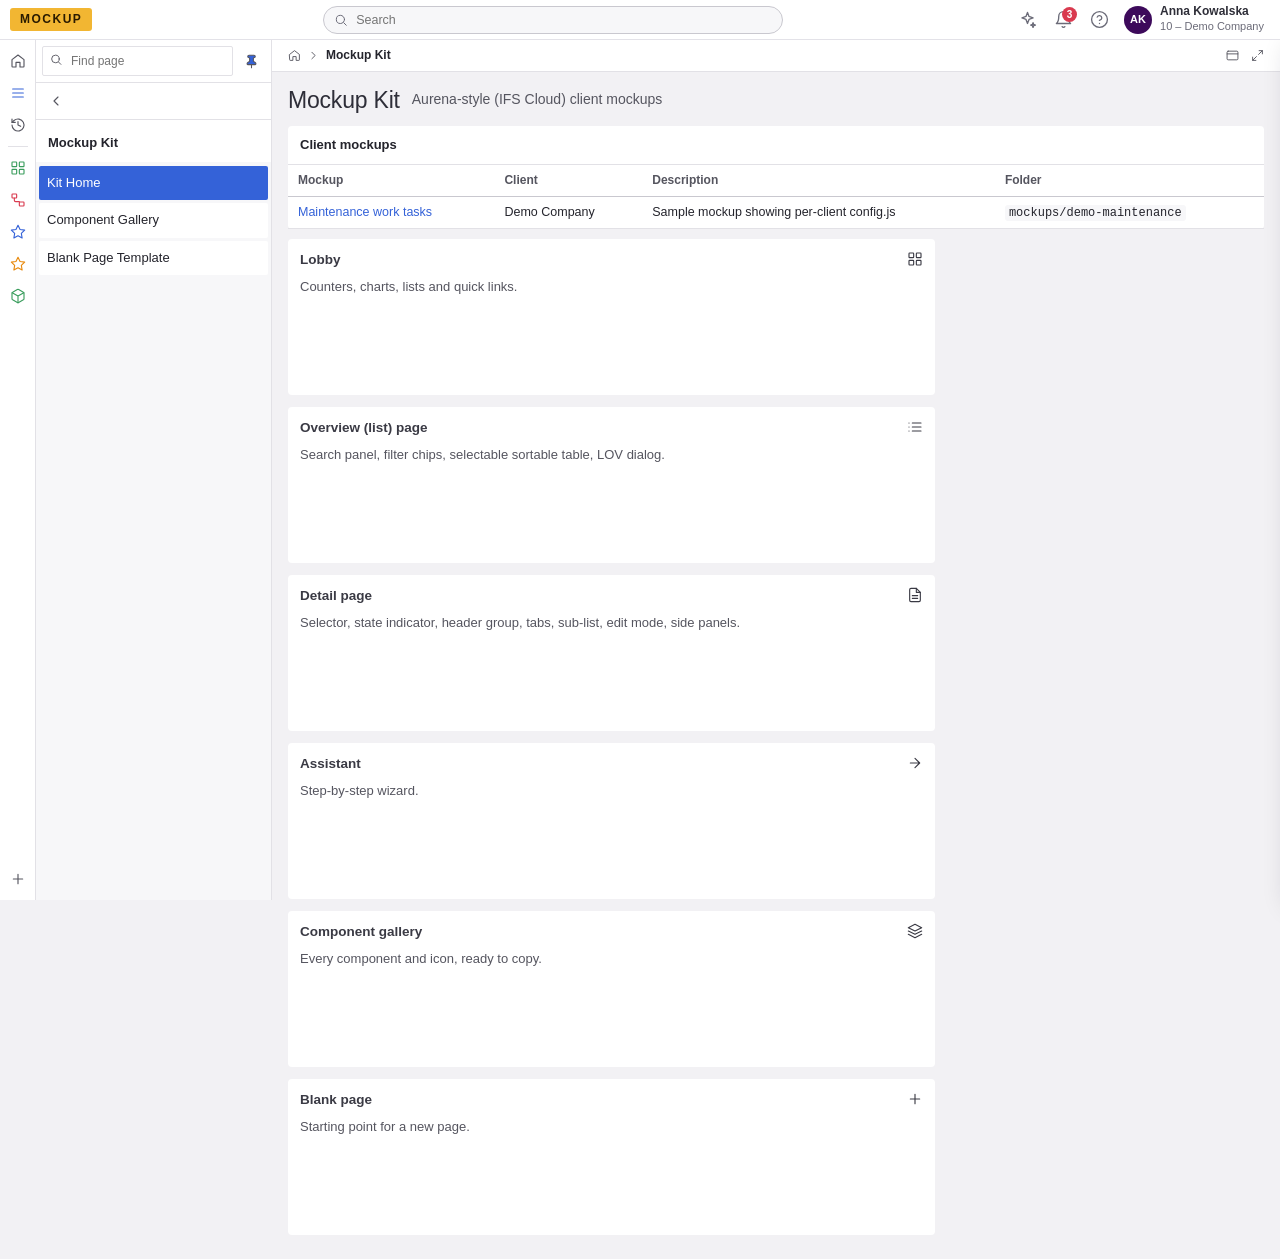
<file: index.html>
<!doctype html>
<html lang="en">
<head>
  <meta charset="utf-8">
  <meta name="viewport" content="width=device-width, initial-scale=1">
  <title>Mockup Kit</title>
  <link rel="stylesheet" href="assets/ifs-cloud.css">
  <script src="assets/ifs-cloud.js"></script>
</head>
<body data-nav="home">
<main class="ifs-page">

  <div class="ifs-page-header">
    <div class="ifs-breadcrumb"><i data-icon="home"></i><i data-icon="chevron-right"></i><span>Mockup Kit</span></div>
    <div class="ifs-title-row"><h1>Mockup Kit</h1><span class="sub">Aurena-style (IFS Cloud) client mockups</span></div>
  </div>

  <div class="ifs-page-body">

    <div class="ifs-card">
      <div class="ifs-card-header"><h2>Client mockups</h2></div>
      <div class="ifs-card-body" style="padding:0">
        <table class="ifs-table" data-sortable="false">
          <thead><tr><th>Mockup</th><th>Client</th><th>Description</th><th>Folder</th></tr></thead>
          <tbody>
            <!-- MOCKUPS:START (Claude: add one row per folder in mockups/, newest first) -->
            <tr><td><a href="mockups/demo-maintenance/index.html">Maintenance work tasks</a></td><td>Demo Company</td><td>Sample mockup showing per-client config.js</td><td><code>mockups/demo-maintenance</code></td></tr>
            <!-- MOCKUPS:END -->
          </tbody>
        </table>
      </div>
    </div>

    <div class="ifs-lobby">
      <a class="ifs-tile w-4" href="kit/examples/lobby.html"><div class="ifs-tile-header">Lobby<div class="spacer"></div><i data-icon="grid"></i></div><div class="ifs-tile-body text-2">Counters, charts, lists and quick links.</div></a>
      <a class="ifs-tile w-4" href="kit/examples/customer-orders.html"><div class="ifs-tile-header">Overview (list) page<div class="spacer"></div><i data-icon="list"></i></div><div class="ifs-tile-body text-2">Search panel, filter chips, selectable sortable table, LOV dialog.</div></a>
      <a class="ifs-tile w-4" href="kit/examples/customer-order.html"><div class="ifs-tile-header">Detail page<div class="spacer"></div><i data-icon="doc"></i></div><div class="ifs-tile-body text-2">Selector, state indicator, header group, tabs, sub-list, edit mode, side panels.</div></a>
      <a class="ifs-tile w-4" href="kit/examples/assistant.html"><div class="ifs-tile-header">Assistant<div class="spacer"></div><i data-icon="arrow-right"></i></div><div class="ifs-tile-body text-2">Step-by-step wizard.</div></a>
      <a class="ifs-tile w-4" href="kit/examples/components.html"><div class="ifs-tile-header">Component gallery<div class="spacer"></div><i data-icon="layers"></i></div><div class="ifs-tile-body text-2">Every component and icon, ready to copy.</div></a>
      <a class="ifs-tile w-4" href="kit/templates/blank.html"><div class="ifs-tile-header">Blank page<div class="spacer"></div><i data-icon="plus"></i></div><div class="ifs-tile-body text-2">Starting point for a new page.</div></a>
    </div>

  </div>
</main>
</body>
</html>
</file>
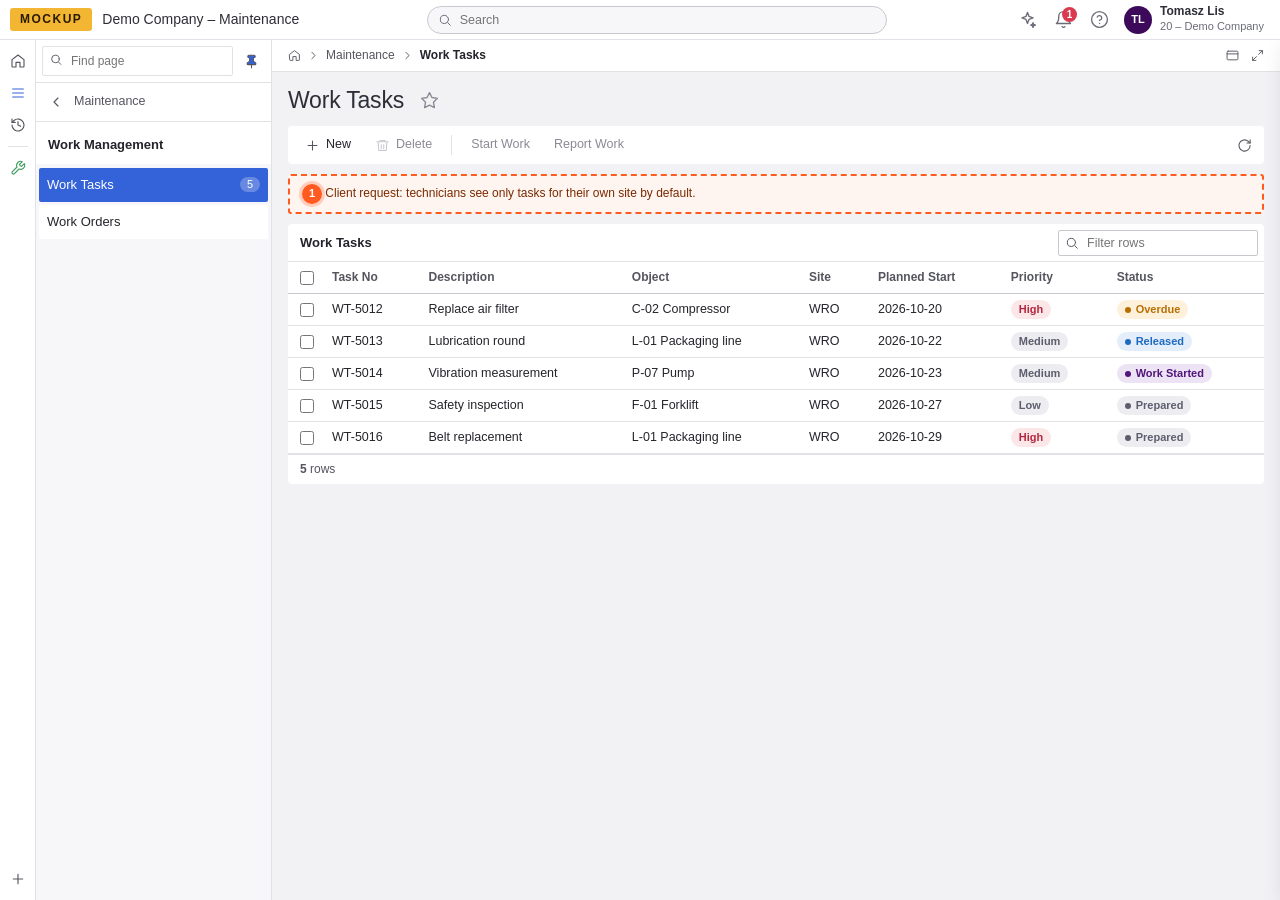
<file: mockups/demo-maintenance/index.html>
<!doctype html>
<html lang="en">
<head>
  <meta charset="utf-8">
  <meta name="viewport" content="width=device-width, initial-scale=1">
  <title>Work Tasks</title>
  <link rel="stylesheet" href="../../assets/ifs-cloud.css">
  <script src="config.js"></script>
  <script src="../../assets/ifs-cloud.js"></script>
</head>
<body data-nav="work-tasks">
<main class="ifs-page">

  <div class="ifs-page-header">
    <div class="ifs-breadcrumb"><a href="index.html"><i data-icon="home"></i></a><i data-icon="chevron-right"></i><span>Maintenance</span><i data-icon="chevron-right"></i><span>Work Tasks</span></div>
    <div class="ifs-title-row">
      <h1>Work Tasks</h1>
      <button class="fav" title="Add to favorites"><i data-icon="star" class="lg"></i></button>
    </div>
    <div class="ifs-commandbar">
      <button class="btn"><i data-icon="plus"></i>New</button>
      <button class="btn" data-needs-selection><i data-icon="trash"></i>Delete</button>
      <span class="sep"></span>
      <button class="btn" data-needs-selection data-toast="Work task started">Start Work</button>
      <button class="btn" data-needs-selection>Report Work</button>
      <div class="spacer"></div>
      <button class="btn icon" title="Refresh"><i data-icon="refresh"></i></button>
    </div>
  </div>

  <div class="ifs-page-body">
    <div class="note-box"><span class="note-pin">1</span> Client request: technicians see only tasks for their own site by default.</div>

    <div class="ifs-list">
      <div class="ifs-list-toolbar">
        <span class="title">Work Tasks</span><span class="muted" data-selected-count></span>
        <div class="spacer"></div>
        <div class="ifs-input-icon left"><i data-icon="search"></i><input class="ifs-input" placeholder="Filter rows" data-filter></div>
      </div>
      <div class="ifs-table-wrap">
        <table class="ifs-table">
          <thead><tr><th class="sel"><input type="checkbox" class="all-check"></th><th>Task No</th><th>Description</th><th>Object</th><th>Site</th><th>Planned Start</th><th>Priority</th><th>Status</th></tr></thead>
          <tbody>
            <tr><td class="sel"><input type="checkbox" class="row-check"></td><td>WT-5012</td><td>Replace air filter</td><td>C-02 Compressor</td><td>WRO</td><td>2026-10-20</td><td><span class="badge danger plain">High</span></td><td><span class="badge warning">Overdue</span></td></tr>
            <tr><td class="sel"><input type="checkbox" class="row-check"></td><td>WT-5013</td><td>Lubrication round</td><td>L-01 Packaging line</td><td>WRO</td><td>2026-10-22</td><td><span class="badge plain">Medium</span></td><td><span class="badge info">Released</span></td></tr>
            <tr><td class="sel"><input type="checkbox" class="row-check"></td><td>WT-5014</td><td>Vibration measurement</td><td>P-07 Pump</td><td>WRO</td><td>2026-10-23</td><td><span class="badge plain">Medium</span></td><td><span class="badge primary">Work Started</span></td></tr>
            <tr><td class="sel"><input type="checkbox" class="row-check"></td><td>WT-5015</td><td>Safety inspection</td><td>F-01 Forklift</td><td>WRO</td><td>2026-10-27</td><td><span class="badge plain">Low</span></td><td><span class="badge">Prepared</span></td></tr>
            <tr><td class="sel"><input type="checkbox" class="row-check"></td><td>WT-5016</td><td>Belt replacement</td><td>L-01 Packaging line</td><td>WRO</td><td>2026-10-29</td><td><span class="badge danger plain">High</span></td><td><span class="badge">Prepared</span></td></tr>
          </tbody>
        </table>
      </div>
      <div class="ifs-list-footer"><span><b data-row-count></b> rows</span></div>
    </div>
  </div>
</main>
</body>
</html>
</file>
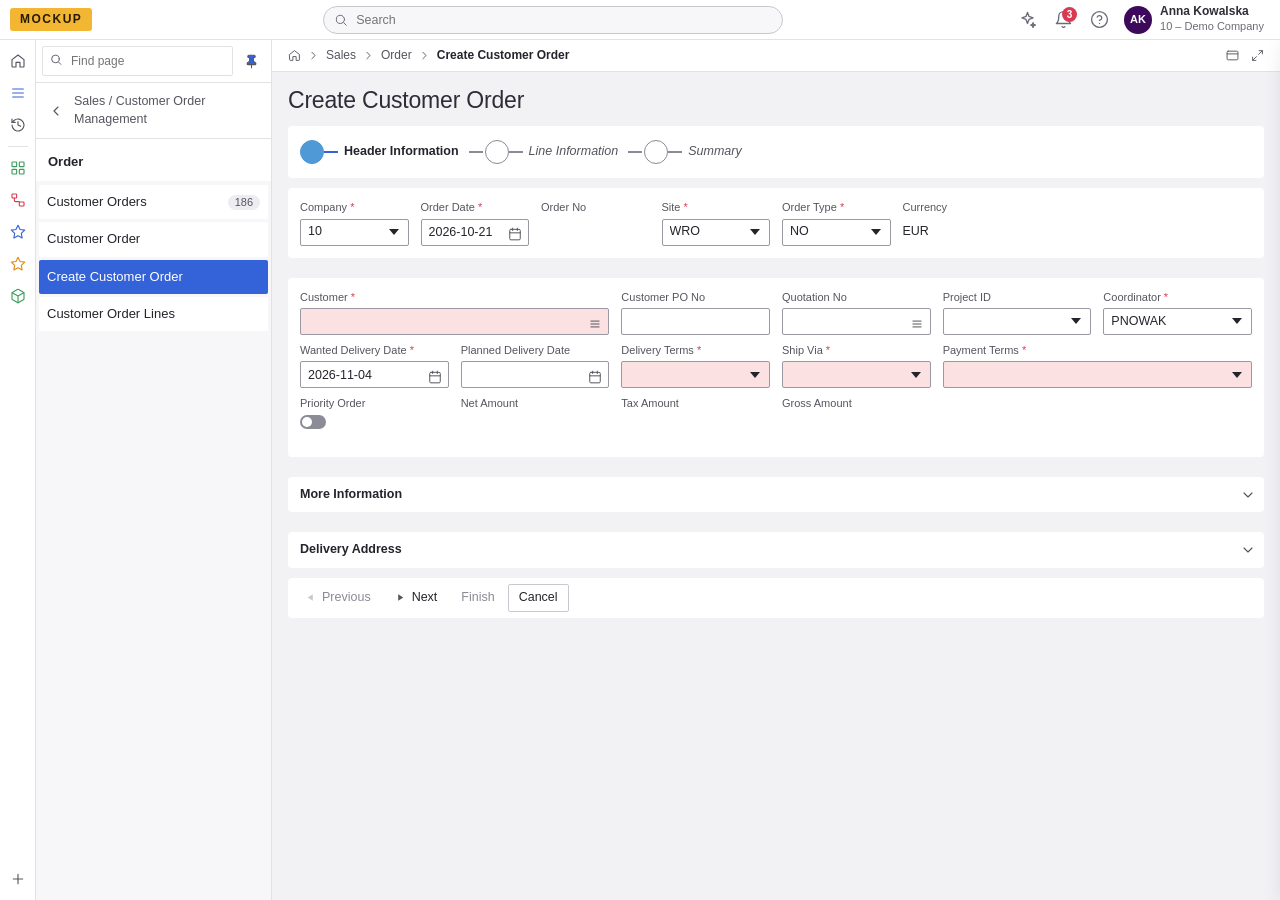
<file: kit/examples/assistant.html>
<!doctype html>
<html lang="en">
<head>
  <meta charset="utf-8">
  <meta name="viewport" content="width=device-width, initial-scale=1">
  <title>Create Customer Order</title>
  <link rel="stylesheet" href="../../assets/ifs-cloud.css">
  <script src="../../assets/ifs-cloud.js"></script>
</head>
<body data-nav="assistant">
<main class="ifs-page">

  <div class="ifs-page-header">
    <div class="ifs-breadcrumb"><a href="lobby.html"><i data-icon="home"></i></a><i data-icon="chevron-right"></i><span>Sales</span><i data-icon="chevron-right"></i><span>Order</span><i data-icon="chevron-right"></i><span>Create Customer Order</span></div>
    <div class="ifs-title-row"><h1>Create Customer Order</h1></div>
  </div>

  <div class="ifs-page-body">
    <div class="ifs-assistant" data-assistant>

      <div class="ifs-steps">
        <div class="ifs-step"><span class="n"></span><span class="t">Header Information</span></div>
        <div class="ifs-step"><span class="n"></span><span class="t">Line Information</span></div>
        <div class="ifs-step"><span class="n"></span><span class="t">Summary</span></div>
      </div>

      <div class="ifs-assistant-body">

        <!-- Step 1: Header Information -->
        <div class="step-panel">
          <div class="ifs-group plain">
            <div class="ifs-group-body">
              <div class="ifs-fields cols-8">
                <div class="ifs-field required"><label>Company</label><select class="ifs-select"><option>10</option><option>20</option></select></div>
                <div class="ifs-field required"><label>Order Date</label><div class="ifs-input-icon"><input class="ifs-input" value="2026-10-21"><button tabindex="-1"><i data-icon="calendar"></i></button></div></div>
                <div class="ifs-field"><label>Order No</label><div class="ifs-field-value"></div></div>
                <div class="ifs-field required"><label>Site</label><select class="ifs-select"><option>WRO</option><option>KRK</option></select></div>
                <div class="ifs-field required"><label>Order Type</label><select class="ifs-select"><option>NO</option><option>SEO</option></select></div>
                <div class="ifs-field"><label>Currency</label><div class="ifs-field-value">EUR</div></div>
              </div>
            </div>
          </div>

          <div class="ifs-group plain">
            <div class="ifs-group-body">
              <div class="ifs-fields cols-6">
                <div class="ifs-field required span-2"><label>Customer</label><div class="ifs-input-icon"><input class="ifs-input"><button data-open-dialog="ifs-lov" title="List of values"><i data-icon="lov"></i></button></div></div>
                <div class="ifs-field"><label>Customer PO No</label><input class="ifs-input"></div>
                <div class="ifs-field"><label>Quotation No</label><div class="ifs-input-icon"><input class="ifs-input"><button><i data-icon="lov"></i></button></div></div>
                <div class="ifs-field"><label>Project ID</label><select class="ifs-select"><option></option><option>PRJ-100</option></select></div>
                <div class="ifs-field required"><label>Coordinator</label><select class="ifs-select"><option>PNOWAK</option><option>AKOWALSKA</option></select></div>

                <div class="ifs-field required"><label>Wanted Delivery Date</label><div class="ifs-input-icon"><input class="ifs-input" value="2026-11-04"><button tabindex="-1"><i data-icon="calendar"></i></button></div></div>
                <div class="ifs-field"><label>Planned Delivery Date</label><div class="ifs-input-icon"><input class="ifs-input"><button tabindex="-1"><i data-icon="calendar"></i></button></div></div>
                <div class="ifs-field required"><label>Delivery Terms</label><select class="ifs-select"><option></option><option>DAP</option><option>EXW</option><option>FCA</option></select></div>
                <div class="ifs-field required"><label>Ship Via</label><select class="ifs-select"><option></option><option>TRUCK</option><option>COURIER</option></select></div>
                <div class="ifs-field required span-2"><label>Payment Terms</label><select class="ifs-select"><option></option><option>30 – 30 days net</option><option>14 – 14 days net</option></select></div>

                <div class="ifs-field"><label>Priority Order</label><label class="ifs-toggle"><input type="checkbox"></label></div>
                <div class="ifs-field"><label>Net Amount</label><div class="ifs-field-value"></div></div>
                <div class="ifs-field"><label>Tax Amount</label><div class="ifs-field-value"></div></div>
                <div class="ifs-field"><label>Gross Amount</label><div class="ifs-field-value"></div></div>
              </div>
            </div>
          </div>

          <div class="ifs-group collapsed">
            <div class="ifs-group-header"><i data-icon="chevron-down" class="chev"></i>More Information</div>
            <div class="ifs-group-body">
              <div class="ifs-fields cols-6">
                <div class="ifs-field"><label>Salesperson</label><div class="ifs-input-icon"><input class="ifs-input" value="MZIELINSKA"><button><i data-icon="lov"></i></button></div></div>
                <div class="ifs-field"><label>Language</label><select class="ifs-select"><option>EN</option><option>DE</option><option>PL</option></select></div>
                <div class="ifs-field"><label>Region</label><input class="ifs-input" value="DACH"></div>
                <div class="ifs-field span-3"><label>Internal Note</label><input class="ifs-input"></div>
              </div>
            </div>
          </div>
          <div class="ifs-group collapsed">
            <div class="ifs-group-header"><i data-icon="chevron-down" class="chev"></i>Delivery Address</div>
            <div class="ifs-group-body">
              <div class="ifs-fields cols-6">
                <div class="ifs-field"><label>Address ID</label><div class="ifs-input-icon"><input class="ifs-input" value="2"><button><i data-icon="lov"></i></button></div></div>
                <div class="ifs-field span-3"><label>Address</label><input class="ifs-input" value="Industriestraße 14, 81379 München"></div>
                <div class="ifs-field"><label>Country</label><select class="ifs-select"><option>DE</option><option>PL</option></select></div>
              </div>
            </div>
          </div>
        </div>

        <!-- Step 2: Line Information -->
        <div class="step-panel">
          <div class="ifs-list">
            <div class="ifs-list-toolbar"><button class="btn sm"><i data-icon="plus"></i>New</button><button class="btn sm"><i data-icon="upload"></i>Import from Excel</button></div>
            <table class="ifs-table" data-sortable="false">
              <thead><tr><th>Sales Part</th><th>Description</th><th class="num">Quantity</th><th>UoM</th><th class="num">Price</th><th class="num">Net Amount</th><th class="act"></th></tr></thead>
              <tbody>
                <tr><td><input class="cell" value="HYD-PMP-200"></td><td>Hydraulic pump 200 bar</td><td class="num"><input class="cell" value="8" style="text-align:right;width:70px;min-width:0"></td><td>pcs</td><td class="num">1 450,00</td><td class="num">11 600,00</td><td class="act"><button class="btn icon sm"><i data-icon="trash"></i></button></td></tr>
                <tr><td><input class="cell" value="VLV-BALL-50"></td><td>Ball valve DN50 stainless</td><td class="num"><input class="cell" value="40" style="text-align:right;width:70px;min-width:0"></td><td>pcs</td><td class="num">186,00</td><td class="num">7 440,00</td><td class="act"><button class="btn icon sm"><i data-icon="trash"></i></button></td></tr>
                <tr><td><input class="cell req-empty" placeholder=""></td><td class="muted"></td><td class="num"><input class="cell" style="text-align:right;width:70px;min-width:0"></td><td></td><td></td><td></td><td class="act"></td></tr>
              </tbody>
            </table>
          </div>
        </div>

        <!-- Step 3: Summary -->
        <div class="step-panel">
          <div class="ifs-alert success"><i data-icon="check-circle"></i><span>All checks passed. Customer credit limit OK.</span></div>
          <div class="ifs-group plain">
            <div class="ifs-group-body">
              <div class="ifs-fields cols-6">
                <div class="ifs-field"><label>Customer</label><div class="ifs-field-value">CU-1011 <span class="desc">– Alpen Industrie GmbH</span></div></div>
                <div class="ifs-field"><label>Site</label><div class="ifs-field-value">WRO</div></div>
                <div class="ifs-field"><label>Wanted Delivery Date</label><div class="ifs-field-value">2026-11-04</div></div>
                <div class="ifs-field"><label>Lines</label><div class="ifs-field-value">2</div></div>
                <div class="ifs-field"><label>Net Amount</label><div class="ifs-field-value"><b>19 040,00 EUR</b></div></div>
                <div class="ifs-field"><label>Release Order</label><label class="ifs-toggle"><input type="checkbox" checked></label></div>
              </div>
            </div>
          </div>
        </div>
      </div>

      <div class="ifs-assistant-footer">
        <button class="btn" data-step-back><i data-icon="play-left"></i>Previous</button>
        <button class="btn" data-step-next><i data-icon="play"></i>Next</button>
        <button class="btn" data-step-finish data-toast="Customer order C1048 created">Finish</button>
        <a class="btn secondary" href="customer-orders.html">Cancel</a>
      </div>
    </div>
  </div>
</main>

<dialog class="ifs-dialog lg" id="ifs-lov">
  <div class="ifs-dialog-header"><h2>Customer</h2><button class="btn icon" data-close-dialog><i data-icon="close"></i></button></div>
  <div class="ifs-dialog-body" style="padding:0">
    <div class="ifs-list" style="border:0">
      <div class="ifs-list-toolbar"><div class="ifs-input-icon left"><i data-icon="search"></i><input class="ifs-input" placeholder="Search" data-filter></div></div>
      <table class="ifs-table compact">
        <thead><tr><th>Customer No</th><th>Name</th><th>Country</th></tr></thead>
        <tbody>
          <tr><td>CU-1002</td><td>Baltic Machinery Sp. z o.o.</td><td>PL</td></tr>
          <tr><td>CU-1011</td><td>Alpen Industrie GmbH</td><td>DE</td></tr>
          <tr><td>CU-1015</td><td>Hydro Systems a.s.</td><td>CZ</td></tr>
        </tbody>
      </table>
    </div>
  </div>
  <div class="ifs-dialog-footer"><button class="btn secondary" data-close-dialog>Cancel</button><button class="btn primary" data-close-dialog>OK</button></div>
</dialog>
</body>
</html>
</file>
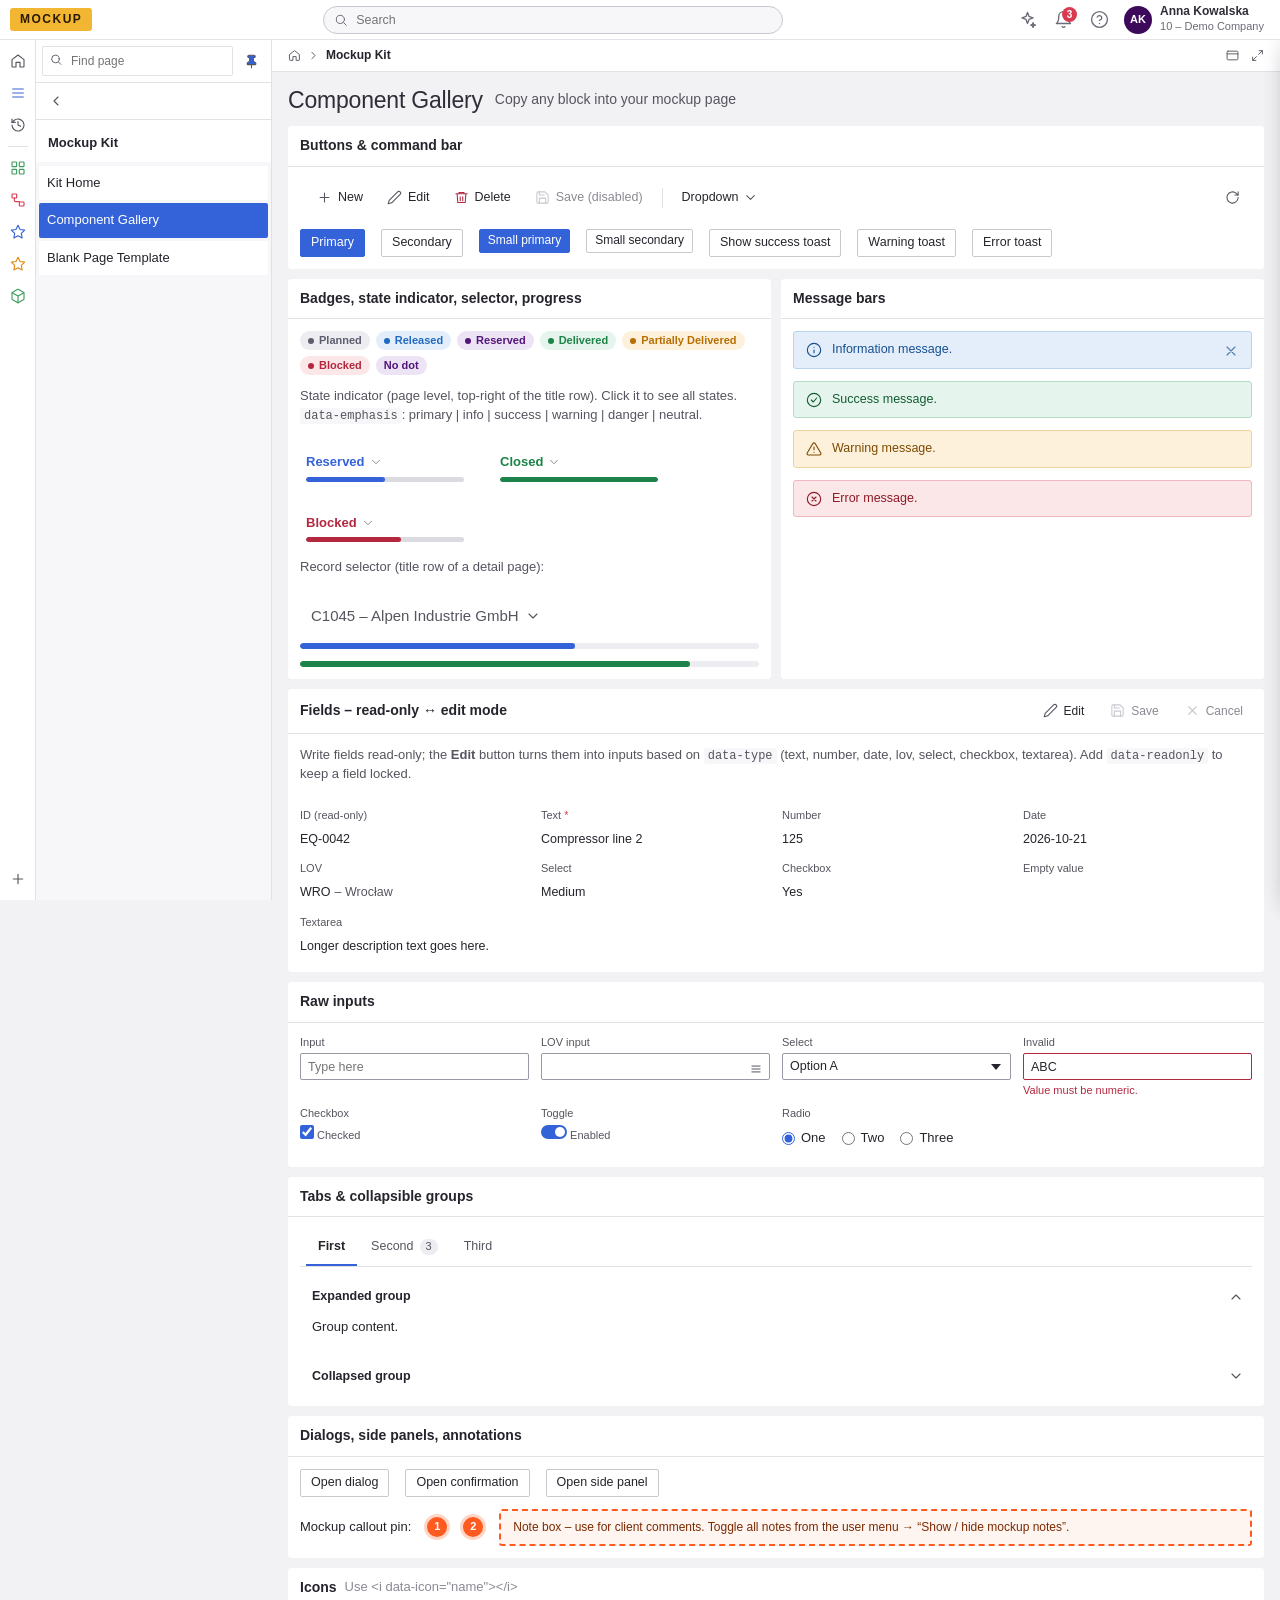
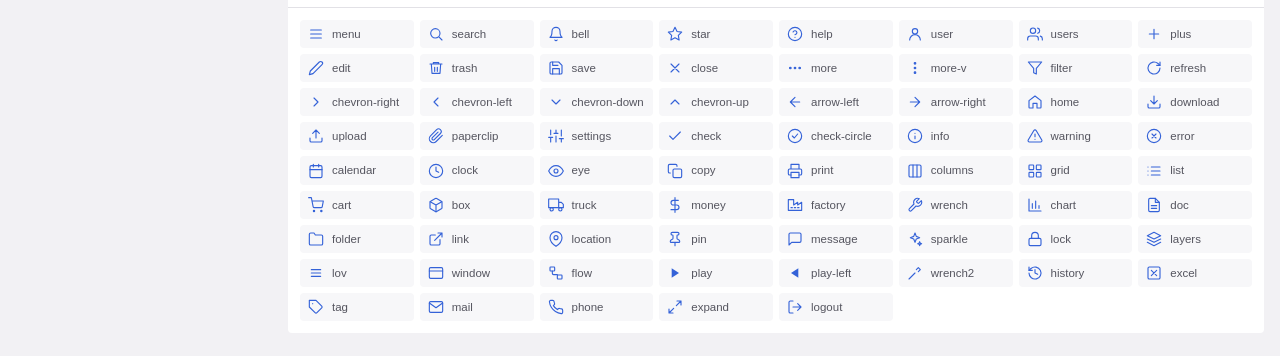
<file: kit/examples/components.html>
<!doctype html>
<html lang="en">
<head>
  <meta charset="utf-8">
  <meta name="viewport" content="width=device-width, initial-scale=1">
  <title>Component Gallery</title>
  <link rel="stylesheet" href="../../assets/ifs-cloud.css">
  <script src="../../assets/ifs-cloud.js"></script>
  <style>
    .demo h2 { font-size: 14px; }
    .demo .ifs-card-body { display: flex; flex-direction: column; gap: 12px; }
    .icon-grid { display: grid; grid-template-columns: repeat(auto-fill, minmax(110px, 1fr)); gap: 6px; }
    .icon-grid div { display: flex; align-items: center; gap: 8px; padding: 6px 8px; border-radius: 4px; background: var(--surface-2); font-size: 11.5px; color: var(--text-2); }
    .icon-grid svg { color: var(--primary); }
  </style>
</head>
<body data-nav="components">
<main class="ifs-page" data-tabs>

  <div class="ifs-page-header">
    <div class="ifs-breadcrumb"><a href="lobby.html"><i data-icon="home"></i></a><i data-icon="chevron-right"></i><span>Mockup Kit</span></div>
    <div class="ifs-title-row"><h1>Component Gallery</h1><span class="sub">Copy any block into your mockup page</span></div>
  </div>

  <div class="ifs-page-body">

    <div class="ifs-card demo">
      <div class="ifs-card-header"><h2>Buttons &amp; command bar</h2></div>
      <div class="ifs-card-body">
        <div class="ifs-commandbar">
          <button class="btn"><i data-icon="plus"></i>New</button>
          <button class="btn"><i data-icon="edit"></i>Edit</button>
          <button class="btn danger"><i data-icon="trash"></i>Delete</button>
          <button class="btn" disabled><i data-icon="save"></i>Save (disabled)</button>
          <span class="sep"></span>
          <div class="ifs-menu-wrap">
            <button class="btn" data-menu>Dropdown<i data-icon="chevron-down" class="caret"></i></button>
            <div class="ifs-menu"><button>Action one</button><button>Action two</button><hr><a href="#"><i data-icon="link"></i>Navigate…</a></div>
          </div>
          <div class="spacer"></div>
          <button class="btn icon" title="Icon button"><i data-icon="refresh"></i></button>
        </div>
        <div class="row">
          <button class="btn primary">Primary</button>
          <button class="btn secondary">Secondary</button>
          <button class="btn primary sm">Small primary</button>
          <button class="btn secondary sm">Small secondary</button>
          <button class="btn secondary" data-toast="Saved successfully">Show success toast</button>
          <button class="btn secondary" data-toast="Something needs attention" data-toast-type="warning">Warning toast</button>
          <button class="btn secondary" data-toast="Operation failed" data-toast-type="danger">Error toast</button>
        </div>
      </div>
    </div>

    <div class="split-equal">
      <div class="ifs-card demo">
        <div class="ifs-card-header"><h2>Badges, state indicator, selector, progress</h2></div>
        <div class="ifs-card-body">
          <div class="row" style="gap:6px">
            <span class="badge">Planned</span><span class="badge info">Released</span><span class="badge primary">Reserved</span>
            <span class="badge success">Delivered</span><span class="badge warning">Partially Delivered</span><span class="badge danger">Blocked</span>
            <span class="badge plain primary">No dot</span>
          </div>
          <p class="text-2 mt-0">State indicator (page level, top-right of the title row). Click it to see all states. <code>data-emphasis</code>: primary | info | success | warning | danger | neutral.</p>
          <div class="row" style="gap:24px">
            <div class="ifs-state-indicator" data-states="Planned|Released|Reserved|Picked|Delivered|Invoiced" data-current="Reserved"></div>
            <div class="ifs-state-indicator" data-states="Open|In Progress|Closed" data-current="Closed" data-emphasis="success"></div>
            <div class="ifs-state-indicator" data-states="Planned|Released|Blocked" data-current="Blocked" data-emphasis="danger" data-progress="60"></div>
          </div>
          <p class="text-2 mt-0">Record selector (title row of a detail page):</p>
          <div><div class="ifs-selector" data-records="C1045 – Alpen Industrie GmbH|C1046 – Baltic Machinery Sp. z o.o.|C1047 – Nordic Tools AB"></div></div>
          <div class="ifs-progress"><div style="width:60%"></div></div>
          <div class="ifs-progress success"><div style="width:85%"></div></div>
        </div>
      </div>
      <div class="ifs-card demo">
        <div class="ifs-card-header"><h2>Message bars</h2></div>
        <div class="ifs-card-body">
          <div class="ifs-alert info"><i data-icon="info"></i><span>Information message.</span><button class="close"><i data-icon="close"></i></button></div>
          <div class="ifs-alert success"><i data-icon="check-circle"></i><span>Success message.</span></div>
          <div class="ifs-alert warning"><i data-icon="warning"></i><span>Warning message.</span></div>
          <div class="ifs-alert danger"><i data-icon="error"></i><span>Error message.</span></div>
        </div>
      </div>
    </div>

    <div class="ifs-card demo ifs-record">
      <div class="ifs-card-header">
        <h2>Fields – read-only ↔ edit mode</h2><div class="spacer"></div>
        <button class="btn sm" data-action="edit"><i data-icon="edit"></i>Edit</button>
        <button class="btn sm" data-action="save"><i data-icon="save"></i>Save</button>
        <button class="btn sm" data-action="cancel"><i data-icon="close"></i>Cancel</button>
      </div>
      <div class="ifs-card-body">
        <p class="text-2 mt-0">Write fields read-only; the <b>Edit</b> button turns them into inputs based on <code>data-type</code> (text, number, date, lov, select, checkbox, textarea). Add <code>data-readonly</code> to keep a field locked.</p>
        <div class="ifs-fields cols-4">
          <div class="ifs-field" data-readonly><label>ID (read-only)</label><div class="ifs-field-value">EQ-0042</div></div>
          <div class="ifs-field required" data-type="text"><label>Text</label><div class="ifs-field-value">Compressor line 2</div></div>
          <div class="ifs-field" data-type="number"><label>Number</label><div class="ifs-field-value">125</div></div>
          <div class="ifs-field" data-type="date"><label>Date</label><div class="ifs-field-value">2026-10-21</div></div>
          <div class="ifs-field" data-type="lov"><label>LOV</label><div class="ifs-field-value" data-value="WRO">WRO <span class="desc">– Wrocław</span></div></div>
          <div class="ifs-field" data-type="select" data-options="Low|Medium|High"><label>Select</label><div class="ifs-field-value">Medium</div></div>
          <div class="ifs-field" data-type="checkbox" data-check-label="Active"><label>Checkbox</label><div class="ifs-field-value">Yes</div></div>
          <div class="ifs-field"><label>Empty value</label><div class="ifs-field-value"></div></div>
          <div class="ifs-field span-all" data-type="textarea"><label>Textarea</label><div class="ifs-field-value">Longer description text goes here.</div></div>
        </div>
      </div>
    </div>

    <div class="ifs-card demo">
      <div class="ifs-card-header"><h2>Raw inputs</h2></div>
      <div class="ifs-card-body">
        <div class="ifs-fields cols-4">
          <div class="ifs-field"><label>Input</label><input class="ifs-input" placeholder="Type here"></div>
          <div class="ifs-field"><label>LOV input</label><div class="ifs-input-icon"><input class="ifs-input"><button><i data-icon="lov"></i></button></div></div>
          <div class="ifs-field"><label>Select</label><select class="ifs-select"><option>Option A</option><option>Option B</option></select></div>
          <div class="ifs-field invalid"><label>Invalid</label><input class="ifs-input" value="ABC"><div class="hint">Value must be numeric.</div></div>
          <div class="ifs-field"><label>Checkbox</label><label class="ifs-check"><input type="checkbox" checked> Checked</label></div>
          <div class="ifs-field"><label>Toggle</label><label class="ifs-toggle"><input type="checkbox" checked> Enabled</label></div>
          <div class="ifs-field span-2"><label>Radio</label><div class="ifs-radio-group"><label><input type="radio" name="r" checked>One</label><label><input type="radio" name="r">Two</label><label><input type="radio" name="r">Three</label></div></div>
        </div>
      </div>
    </div>

    <div class="ifs-card demo">
      <div class="ifs-card-header"><h2>Tabs &amp; collapsible groups</h2></div>
      <div class="ifs-card-body" data-tabs>
        <div class="ifs-tabs">
          <button class="ifs-tab active" data-tab="t1">First</button><button class="ifs-tab" data-tab="t2">Second <span class="count">3</span></button><button class="ifs-tab" data-tab="t3">Third</button>
        </div>
        <div class="ifs-tab-panel active" data-panel="t1">
          <div class="ifs-group"><div class="ifs-group-header"><i data-icon="chevron-down" class="chev"></i>Expanded group</div><div class="ifs-group-body">Group content.</div></div>
          <div class="ifs-group collapsed"><div class="ifs-group-header"><i data-icon="chevron-down" class="chev"></i>Collapsed group</div><div class="ifs-group-body">Hidden content.</div></div>
        </div>
        <div class="ifs-tab-panel" data-panel="t2"><div class="ifs-empty"><i data-icon="box"></i><b>No data</b>There are no records to show.</div></div>
        <div class="ifs-tab-panel" data-panel="t3">Third tab content.</div>
      </div>
    </div>

    <div class="ifs-card demo">
      <div class="ifs-card-header"><h2>Dialogs, side panels, annotations</h2></div>
      <div class="ifs-card-body">
        <div class="row">
          <button class="btn secondary" data-open-dialog="dlg-demo">Open dialog</button>
          <button class="btn secondary" data-open-dialog="dlg-confirm">Open confirmation</button>
          <button class="btn secondary" data-open-panel="panel-demo">Open side panel</button>
        </div>
        <div class="row" style="align-items:center">
          <span>Mockup callout pin:</span><span class="note-pin" title="Explain this element to the client">1</span><span class="note-pin">2</span>
          <div class="note-box grow">Note box – use for client comments. Toggle all notes from the user menu → “Show / hide mockup notes”.</div>
        </div>
      </div>
    </div>

    <div class="ifs-card demo">
      <div class="ifs-card-header"><h2>Icons</h2><span class="muted">Use &lt;i data-icon="name"&gt;&lt;/i&gt;</span></div>
      <div class="ifs-card-body"><div class="icon-grid" id="icon-grid"></div></div>
    </div>

  </div>
</main>

<dialog class="ifs-dialog" id="dlg-demo">
  <div class="ifs-dialog-header"><h2>Change Delivery Date</h2><button class="btn icon" data-close-dialog><i data-icon="close"></i></button></div>
  <div class="ifs-dialog-body">
    <div class="ifs-fields cols-2">
      <div class="ifs-field required"><label>New Date</label><div class="ifs-input-icon"><input class="ifs-input" value="2026-11-10"><button><i data-icon="calendar"></i></button></div></div>
      <div class="ifs-field"><label>Reason</label><select class="ifs-select"><option>Customer request</option><option>Supply delay</option></select></div>
      <div class="ifs-field span-2"><label class="ifs-check"><input type="checkbox" checked> Update all lines</label></div>
    </div>
  </div>
  <div class="ifs-dialog-footer"><button class="btn secondary" data-close-dialog>Cancel</button><button class="btn primary" data-close-dialog data-toast="Delivery date changed">OK</button></div>
</dialog>
<dialog class="ifs-dialog confirm" id="dlg-confirm">
  <div class="ifs-dialog-header"><h2>Confirm</h2><button class="btn icon" data-close-dialog><i data-icon="close"></i></button></div>
  <div class="ifs-dialog-body"><i data-icon="help" style="color:var(--info)"></i><div>Do you want to continue?</div></div>
  <div class="ifs-dialog-footer"><button class="btn secondary" data-close-dialog>No</button><button class="btn primary" data-close-dialog>Yes</button></div>
</dialog>
<aside class="ifs-panel" id="panel-demo">
  <div class="ifs-panel-header"><h2>Details</h2><button class="btn icon" data-close-panel><i data-icon="close"></i></button></div>
  <div class="ifs-panel-body"><div class="ifs-fields cols-2"><div class="ifs-field"><label>Field</label><div class="ifs-field-value">Value</div></div><div class="ifs-field"><label>Field</label><div class="ifs-field-value">Value</div></div></div></div>
</aside>

<script>
  document.addEventListener('DOMContentLoaded', () => {
    document.getElementById('icon-grid').innerHTML =
      Object.keys(IFS.icons).map((n) => `<div>${IFS.icon(n)}${n}</div>`).join('');
  });
</script>
</body>
</html>
</file>
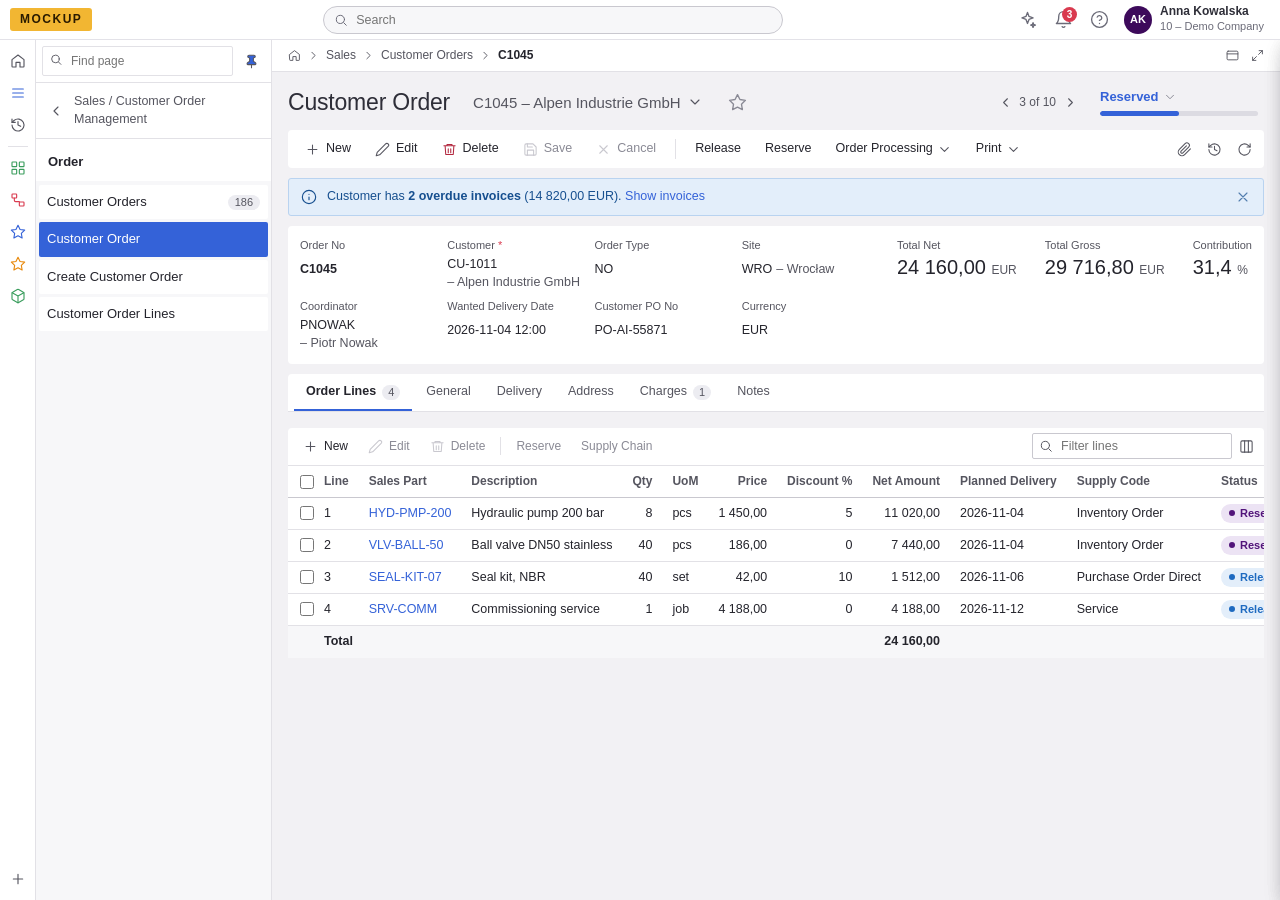
<file: kit/examples/customer-order.html>
<!doctype html>
<html lang="en">
<head>
  <meta charset="utf-8">
  <meta name="viewport" content="width=device-width, initial-scale=1">
  <title>Customer Order C1045</title>
  <link rel="stylesheet" href="../../assets/ifs-cloud.css">
  <script src="../../assets/ifs-cloud.js"></script>
</head>
<body data-nav="order">
<main class="ifs-page" data-tabs>

  <div class="ifs-page-header">
    <div class="ifs-breadcrumb"><a href="lobby.html"><i data-icon="home"></i></a><i data-icon="chevron-right"></i><a href="lobby.html">Sales</a><i data-icon="chevron-right"></i><a href="customer-orders.html">Customer Orders</a><i data-icon="chevron-right"></i><span>C1045</span></div>
    <div class="ifs-title-row">
      <h1>Customer Order</h1>
      <div class="ifs-selector" data-records="C1045 – Alpen Industrie GmbH|C1046 – Baltic Machinery Sp. z o.o.|C1047 – Nordic Tools AB|C1044 – Hydro Systems a.s.|C1043 – Vistula Energy S.A." data-current="0"></div>
      <button class="fav" title="Add to favorites"><i data-icon="star" class="lg"></i></button>
      <div class="spacer"></div>
      <div class="ifs-record-nav">
        <button class="btn icon sm" title="Previous"><i data-icon="chevron-left"></i></button>
        <span>3 of 10</span>
        <button class="btn icon sm" title="Next"><i data-icon="chevron-right"></i></button>
      </div>
      <div class="ifs-state-indicator" data-states="Planned|Released|Reserved|Picked|Delivered|Invoiced" data-current="Reserved" data-emphasis="primary"></div>
    </div>
    <div class="ifs-commandbar">
      <a class="btn" href="assistant.html" data-action="new"><i data-icon="plus"></i>New</a>
      <button class="btn" data-action="edit"><i data-icon="edit"></i>Edit</button>
      <button class="btn danger" data-action="delete" data-open-dialog="dlg-delete"><i data-icon="trash"></i>Delete</button>
      <button class="btn" data-action="save"><i data-icon="save"></i>Save</button>
      <button class="btn" data-action="cancel"><i data-icon="close"></i>Cancel</button>
      <span class="sep"></span>
      <button class="btn" data-toast="Order released">Release</button>
      <button class="btn">Reserve</button>
      <div class="ifs-menu-wrap">
        <button class="btn" data-menu>Order Processing<i data-icon="chevron-down" class="caret"></i></button>
        <div class="ifs-menu">
          <button>Create Pick List</button><button>Print Pick List</button><button>Deliver</button><button>Create Invoice</button>
          <hr><button>Close Order</button><button>Cancel Order…</button>
        </div>
      </div>
      <div class="ifs-menu-wrap">
        <button class="btn" data-menu>Print<i data-icon="chevron-down" class="caret"></i></button>
        <div class="ifs-menu"><button>Order Confirmation</button><button>Pro Forma Invoice</button><button>Delivery Note</button></div>
      </div>
      <div class="spacer"></div>
      <button class="btn icon" title="Attachments" data-open-panel="panel-attach"><i data-icon="paperclip"></i></button>
      <button class="btn icon" title="History" data-open-panel="panel-history"><i data-icon="history"></i></button>
      <button class="btn icon" title="Refresh"><i data-icon="refresh"></i></button>
    </div>
  </div>

  <div class="ifs-page-body ifs-record">

    <div class="ifs-alert warning ifs-edit-banner"><i data-icon="edit"></i><span>You are editing this record. Save or cancel your changes.</span></div>

    <div class="ifs-alert info"><i data-icon="info"></i><span>Customer has <b>2 overdue invoices</b> (14 820,00 EUR). <a href="#">Show invoices</a></span><button class="close"><i data-icon="close"></i></button></div>

    <!-- Record header -->
    <div class="ifs-record-header">
      <div class="main">
        <div class="ifs-fields cols-4">
          <div class="ifs-field" data-readonly><label>Order No</label><div class="ifs-field-value"><b>C1045</b></div></div>
          <div class="ifs-field required" data-type="lov"><label>Customer</label><div class="ifs-field-value" data-value="CU-1011">CU-1011 <span class="desc">– Alpen Industrie GmbH</span></div></div>
          <div class="ifs-field" data-type="select" data-options="NO|SEO|INT"><label>Order Type</label><div class="ifs-field-value">NO</div></div>
          <div class="ifs-field" data-type="lov"><label>Site</label><div class="ifs-field-value" data-value="WRO">WRO <span class="desc">– Wrocław</span></div></div>
          <div class="ifs-field" data-type="lov"><label>Coordinator</label><div class="ifs-field-value" data-value="PNOWAK">PNOWAK <span class="desc">– Piotr Nowak</span></div></div>
          <div class="ifs-field" data-type="date"><label>Wanted Delivery Date</label><div class="ifs-field-value">2026-11-04 12:00</div></div>
          <div class="ifs-field" data-type="text"><label>Customer PO No</label><div class="ifs-field-value">PO-AI-55871</div></div>
          <div class="ifs-field" data-readonly><label>Currency</label><div class="ifs-field-value">EUR</div></div>
        </div>
      </div>
      <div class="side">
        <div class="ifs-kpis">
          <div class="ifs-kpi"><div class="lbl">Total Net</div><div class="val">24 160,00 <small>EUR</small></div></div>
          <div class="ifs-kpi"><div class="lbl">Total Gross</div><div class="val">29 716,80 <small>EUR</small></div></div>
          <div class="ifs-kpi"><div class="lbl">Contribution</div><div class="val">31,4 <small>%</small></div></div>
        </div>
      </div>
    </div>

    <!-- Tabs -->
    <div>
      <div class="ifs-tabs">
        <button class="ifs-tab active" data-tab="lines">Order Lines <span class="count">4</span></button>
        <button class="ifs-tab" data-tab="general">General</button>
        <button class="ifs-tab" data-tab="delivery">Delivery</button>
        <button class="ifs-tab" data-tab="address">Address</button>
        <button class="ifs-tab" data-tab="charges">Charges <span class="count">1</span></button>
        <button class="ifs-tab" data-tab="notes">Notes</button>
      </div>

      <!-- Lines -->
      <div class="ifs-tab-panel active mt-16" data-panel="lines">
        <div class="ifs-list">
          <div class="ifs-list-toolbar">
            <button class="btn sm"><i data-icon="plus"></i>New</button>
            <button class="btn sm" data-needs-selection><i data-icon="edit"></i>Edit</button>
            <button class="btn sm" data-needs-selection><i data-icon="trash"></i>Delete</button>
            <span class="sep" style="width:1px;height:18px;background:var(--border);margin:0 4px"></span>
            <button class="btn sm" data-needs-selection>Reserve</button>
            <button class="btn sm" data-needs-selection>Supply Chain</button>
            <span class="muted" data-selected-count></span>
            <div class="spacer"></div>
            <div class="ifs-input-icon left"><i data-icon="search"></i><input class="ifs-input" placeholder="Filter lines" data-filter></div>
            <button class="btn icon sm"><i data-icon="columns"></i></button>
          </div>
          <div class="ifs-table-wrap">
            <table class="ifs-table">
              <thead><tr>
                <th class="sel"><input type="checkbox" class="all-check"></th>
                <th>Line</th><th>Sales Part</th><th>Description</th><th class="num">Qty</th><th>UoM</th>
                <th class="num">Price</th><th class="num">Discount %</th><th class="num">Net Amount</th><th>Planned Delivery</th><th>Supply Code</th><th>Status</th>
              </tr></thead>
              <tbody>
                <tr><td class="sel"><input type="checkbox" class="row-check"></td><td>1</td><td><a href="#">HYD-PMP-200</a></td><td>Hydraulic pump 200 bar</td><td class="num">8</td><td>pcs</td><td class="num">1 450,00</td><td class="num">5</td><td class="num">11 020,00</td><td>2026-11-04</td><td>Inventory Order</td><td><span class="badge primary">Reserved</span></td></tr>
                <tr><td class="sel"><input type="checkbox" class="row-check"></td><td>2</td><td><a href="#">VLV-BALL-50</a></td><td>Ball valve DN50 stainless</td><td class="num">40</td><td>pcs</td><td class="num">186,00</td><td class="num">0</td><td class="num">7 440,00</td><td>2026-11-04</td><td>Inventory Order</td><td><span class="badge primary">Reserved</span></td></tr>
                <tr><td class="sel"><input type="checkbox" class="row-check"></td><td>3</td><td><a href="#">SEAL-KIT-07</a></td><td>Seal kit, NBR</td><td class="num">40</td><td>set</td><td class="num">42,00</td><td class="num">10</td><td class="num">1 512,00</td><td>2026-11-06</td><td>Purchase Order Direct</td><td><span class="badge info">Released</span></td></tr>
                <tr><td class="sel"><input type="checkbox" class="row-check"></td><td>4</td><td><a href="#">SRV-COMM</a></td><td>Commissioning service</td><td class="num">1</td><td>job</td><td class="num">4 188,00</td><td class="num">0</td><td class="num">4 188,00</td><td>2026-11-12</td><td>Service</td><td><span class="badge info">Released</span></td></tr>
              </tbody>
              <tfoot><tr><td></td><td colspan="7">Total</td><td class="num">24 160,00</td><td colspan="3"></td></tr></tfoot>
            </table>
          </div>
        </div>
      </div>

      <!-- General -->
      <div class="ifs-tab-panel mt-16" data-panel="general">
        <div class="ifs-group">
          <div class="ifs-group-header"><i data-icon="chevron-down" class="chev"></i>Order Information</div>
          <div class="ifs-group-body">
            <div class="ifs-fields cols-4">
              <div class="ifs-field" data-type="date"><label>Order Date</label><div class="ifs-field-value">2026-10-18</div></div>
              <div class="ifs-field" data-type="lov"><label>Salesperson</label><div class="ifs-field-value">MZIELINSKA <span class="desc">– Marta Zielińska</span></div></div>
              <div class="ifs-field" data-type="select" data-options="EN|DE|PL"><label>Language</label><div class="ifs-field-value">DE</div></div>
              <div class="ifs-field" data-type="lov"><label>Region</label><div class="ifs-field-value">DACH</div></div>
              <div class="ifs-field" data-type="lov"><label>Pay Term</label><div class="ifs-field-value">30 <span class="desc">– 30 days net</span></div></div>
              <div class="ifs-field" data-type="lov"><label>Price List</label><div class="ifs-field-value">EXPORT-EUR</div></div>
              <div class="ifs-field" data-type="number"><label>Additional Discount %</label><div class="ifs-field-value">0</div></div>
              <div class="ifs-field" data-type="checkbox" data-check-label="Order is a priority"><label>Priority</label><div class="ifs-field-value">Yes</div></div>
            </div>
          </div>
        </div>
        <div class="ifs-group">
          <div class="ifs-group-header"><i data-icon="chevron-down" class="chev"></i>Invoicing</div>
          <div class="ifs-group-body">
            <div class="ifs-fields cols-4">
              <div class="ifs-field" data-type="select" data-options="Online|Collective|Manual"><label>Invoice Type</label><div class="ifs-field-value">Collective</div></div>
              <div class="ifs-field" data-type="lov"><label>Tax Code</label><div class="ifs-field-value">EU-0 <span class="desc">– Intra-EU 0%</span></div></div>
              <div class="ifs-field" data-type="text"><label>VAT No</label><div class="ifs-field-value">DE298475510</div></div>
              <div class="ifs-field" data-type="checkbox"><label>Use Price Incl Tax</label><div class="ifs-field-value">No</div></div>
            </div>
          </div>
        </div>
      </div>

      <!-- Delivery -->
      <div class="ifs-tab-panel mt-16" data-panel="delivery">
        <div class="ifs-group">
          <div class="ifs-group-header"><i data-icon="chevron-down" class="chev"></i>Delivery Terms</div>
          <div class="ifs-group-body">
            <div class="ifs-fields cols-4">
              <div class="ifs-field" data-type="lov"><label>Ship Via</label><div class="ifs-field-value">TRUCK <span class="desc">– Road freight</span></div></div>
              <div class="ifs-field" data-type="lov"><label>Delivery Terms</label><div class="ifs-field-value">DAP <span class="desc">– Delivered at Place</span></div></div>
              <div class="ifs-field" data-type="text"><label>Delivery Terms Location</label><div class="ifs-field-value">Munich</div></div>
              <div class="ifs-field" data-type="lov"><label>Forwarder</label><div class="ifs-field-value">DSVPL</div></div>
              <div class="ifs-field" data-type="number"><label>Delivery Leadtime (days)</label><div class="ifs-field-value">3</div></div>
              <div class="ifs-field" data-type="checkbox"><label>Allow Partial Delivery</label><div class="ifs-field-value">Yes</div></div>
              <div class="ifs-field" data-type="checkbox"><label>Shipment Handling</label><div class="ifs-field-value">Yes</div></div>
            </div>
          </div>
        </div>
      </div>

      <!-- Address -->
      <div class="ifs-tab-panel mt-16" data-panel="address">
        <div class="split-equal">
          <div class="ifs-group">
            <div class="ifs-group-header"><i data-icon="chevron-down" class="chev"></i>Delivery Address</div>
            <div class="ifs-group-body">
              <div class="ifs-fields cols-2">
                <div class="ifs-field" data-type="lov"><label>Address ID</label><div class="ifs-field-value">2</div></div>
                <div class="ifs-field" data-type="text"><label>Name</label><div class="ifs-field-value">Alpen Industrie – Werk Süd</div></div>
                <div class="ifs-field span-2" data-type="text"><label>Address</label><div class="ifs-field-value">Industriestraße 14, 81379 München</div></div>
                <div class="ifs-field" data-type="lov"><label>Country</label><div class="ifs-field-value">DE <span class="desc">– Germany</span></div></div>
                <div class="ifs-field" data-type="text"><label>Contact</label><div class="ifs-field-value">Lukas Bauer</div></div>
              </div>
            </div>
          </div>
          <div class="ifs-group">
            <div class="ifs-group-header"><i data-icon="chevron-down" class="chev"></i>Document Address</div>
            <div class="ifs-group-body">
              <div class="ifs-fields cols-2">
                <div class="ifs-field" data-type="lov"><label>Address ID</label><div class="ifs-field-value">1</div></div>
                <div class="ifs-field" data-type="text"><label>Name</label><div class="ifs-field-value">Alpen Industrie GmbH</div></div>
                <div class="ifs-field span-2" data-type="text"><label>Address</label><div class="ifs-field-value">Leopoldstraße 210, 80804 München</div></div>
                <div class="ifs-field" data-type="lov"><label>Country</label><div class="ifs-field-value">DE <span class="desc">– Germany</span></div></div>
                <div class="ifs-field" data-type="text"><label>E-mail</label><div class="ifs-field-value">orders@alpen-industrie.example</div></div>
              </div>
            </div>
          </div>
        </div>
      </div>

      <!-- Charges -->
      <div class="ifs-tab-panel mt-16" data-panel="charges">
        <div class="ifs-list">
          <div class="ifs-list-toolbar"><button class="btn sm"><i data-icon="plus"></i>New</button></div>
          <table class="ifs-table">
            <thead><tr><th>Charge Type</th><th>Description</th><th class="num">Qty</th><th class="num">Price</th><th class="num">Amount</th></tr></thead>
            <tbody><tr><td>FREIGHT</td><td>Freight charge</td><td class="num">1</td><td class="num">350,00</td><td class="num">350,00</td></tr></tbody>
          </table>
        </div>
      </div>

      <!-- Notes -->
      <div class="ifs-tab-panel mt-16" data-panel="notes">
        <div class="ifs-group">
          <div class="ifs-group-body" style="padding-top:14px">
            <div class="ifs-fields">
              <div class="ifs-field span-all" data-type="textarea"><label>Internal Note</label><div class="ifs-field-value">Customer requires certificates 3.1 for all valves. Confirm delivery slot 48 h in advance.</div></div>
            </div>
          </div>
        </div>
      </div>
    </div>

  </div>
</main>

<!-- Side panels -->
<aside class="ifs-panel" id="panel-attach">
  <div class="ifs-panel-header"><h2>Attachments</h2><button class="btn icon" data-close-panel><i data-icon="close"></i></button></div>
  <div class="ifs-panel-body">
    <div class="ifs-file"><span class="ext pdf">pdf</span><div class="grow"><b>PO-AI-55871.pdf</b><small>Customer PO · 212 KB · 2026-10-18</small></div><button class="btn icon sm"><i data-icon="download"></i></button></div>
    <div class="ifs-file"><span class="ext xls">xls</span><div class="grow"><b>Technical spec rev C.xlsx</b><small>48 KB · 2026-10-18</small></div><button class="btn icon sm"><i data-icon="download"></i></button></div>
    <div class="ifs-file"><span class="ext">doc</span><div class="grow"><b>Order confirmation.docx</b><small>31 KB · 2026-10-19</small></div><button class="btn icon sm"><i data-icon="download"></i></button></div>
    <div class="ifs-dropzone"><i data-icon="upload" class="lg"></i><div>Drop files here or <a href="#">browse</a></div></div>
  </div>
</aside>
<aside class="ifs-panel" id="panel-history">
  <div class="ifs-panel-header"><h2>History</h2><button class="btn icon" data-close-panel><i data-icon="close"></i></button></div>
  <div class="ifs-panel-body">
    <ul class="ifs-timeline">
      <li><time>2026-10-20 14:12 · PNOWAK</time>Order lines 1–2 reserved</li>
      <li><time>2026-10-19 09:40 · PNOWAK</time>Order released</li>
      <li><time>2026-10-18 16:05 · MZIELINSKA</time>Price changed on line 3 (45,00 → 42,00)</li>
      <li><time>2026-10-18 15:51 · MZIELINSKA</time>Order created</li>
    </ul>
  </div>
</aside>

<dialog class="ifs-dialog confirm" id="dlg-delete">
  <div class="ifs-dialog-header"><h2>Delete record</h2><button class="btn icon" data-close-dialog><i data-icon="close"></i></button></div>
  <div class="ifs-dialog-body"><i data-icon="warning" style="color:var(--warning)"></i><div>Do you want to delete customer order <b>C1045</b>?</div></div>
  <div class="ifs-dialog-footer"><button class="btn secondary" data-close-dialog>No</button><button class="btn primary" data-close-dialog data-toast="Record deleted">Yes</button></div>
</dialog>

<dialog class="ifs-dialog lg" id="ifs-lov">
  <div class="ifs-dialog-header"><h2>List of Values</h2><button class="btn icon" data-close-dialog><i data-icon="close"></i></button></div>
  <div class="ifs-dialog-body" style="padding:0">
    <div class="ifs-list" style="border:0">
      <div class="ifs-list-toolbar"><div class="ifs-input-icon left"><i data-icon="search"></i><input class="ifs-input" placeholder="Search" data-filter></div></div>
      <table class="ifs-table compact">
        <thead><tr><th>ID</th><th>Description</th></tr></thead>
        <tbody>
          <tr><td>CU-1002</td><td>Baltic Machinery Sp. z o.o.</td></tr>
          <tr><td>CU-1004</td><td>Vistula Energy S.A.</td></tr>
          <tr><td>CU-1011</td><td>Alpen Industrie GmbH</td></tr>
        </tbody>
      </table>
    </div>
  </div>
  <div class="ifs-dialog-footer"><button class="btn secondary" data-close-dialog>Cancel</button><button class="btn primary" data-close-dialog>OK</button></div>
</dialog>
</body>
</html>
</file>
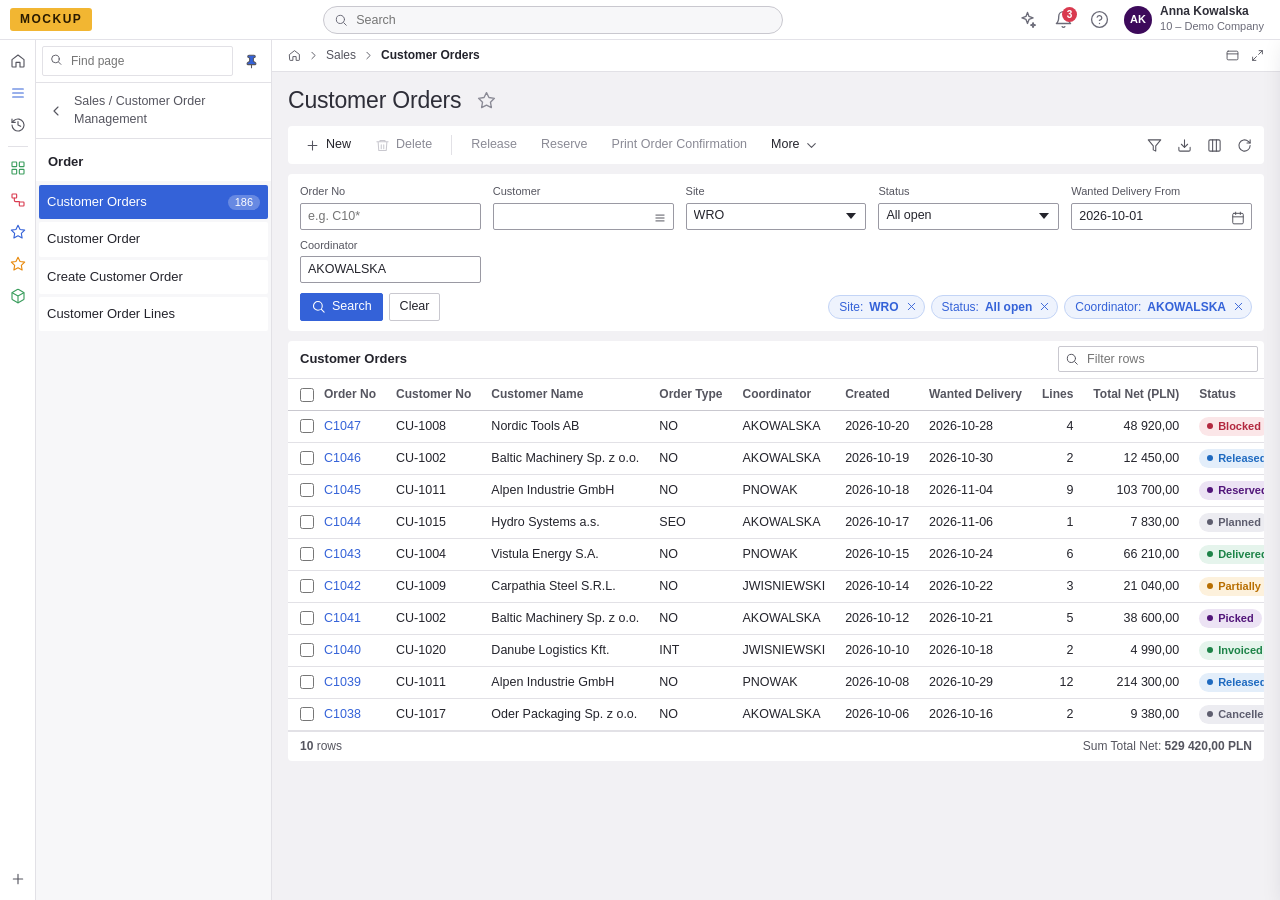
<file: kit/examples/customer-orders.html>
<!doctype html>
<html lang="en">
<head>
  <meta charset="utf-8">
  <meta name="viewport" content="width=device-width, initial-scale=1">
  <title>Customer Orders</title>
  <link rel="stylesheet" href="../../assets/ifs-cloud.css">
  <script src="../../assets/ifs-cloud.js"></script>
</head>
<body data-nav="orders">
<main class="ifs-page">

  <div class="ifs-page-header">
    <div class="ifs-breadcrumb"><a href="lobby.html"><i data-icon="home"></i></a><i data-icon="chevron-right"></i><a href="lobby.html">Sales</a><i data-icon="chevron-right"></i><span>Customer Orders</span></div>
    <div class="ifs-title-row">
      <h1>Customer Orders</h1>
      <button class="fav" title="Add to favorites"><i data-icon="star" class="lg"></i></button>
    </div>
    <div class="ifs-commandbar">
      <a class="btn" href="assistant.html"><i data-icon="plus"></i>New</a>
      <button class="btn" data-needs-selection data-open-dialog="dlg-delete"><i data-icon="trash"></i>Delete</button>
      <span class="sep"></span>
      <button class="btn" data-needs-selection data-toast="2 orders released">Release</button>
      <button class="btn" data-needs-selection>Reserve</button>
      <button class="btn" data-needs-selection>Print Order Confirmation</button>
      <div class="ifs-menu-wrap">
        <button class="btn" data-menu>More<i data-icon="chevron-down" class="caret"></i></button>
        <div class="ifs-menu">
          <div class="hdr">Order processing</div>
          <button>Create Pick List</button>
          <button>Deliver</button>
          <button>Cancel Order</button>
          <hr>
          <div class="hdr">Navigate</div>
          <a href="#"><i data-icon="link"></i>Customer Order Lines</a>
          <a href="#"><i data-icon="link"></i>Shipments</a>
        </div>
      </div>
      <div class="spacer"></div>
      <button class="btn icon" title="Search panel" onclick="document.getElementById('search-panel').classList.toggle('hidden')"><i data-icon="filter"></i></button>
      <button class="btn icon" title="Export to Excel" data-toast="Export started" data-toast-type="info"><i data-icon="download"></i></button>
      <button class="btn icon" title="Table settings"><i data-icon="columns"></i></button>
      <button class="btn icon" title="Refresh"><i data-icon="refresh"></i></button>
    </div>
  </div>

  <div class="ifs-page-body">

    <!-- Search panel -->
    <div class="ifs-search-panel" id="search-panel">
      <div class="ifs-fields">
        <div class="ifs-field"><label>Order No</label><input class="ifs-input" placeholder="e.g. C10*"></div>
        <div class="ifs-field"><label>Customer</label><div class="ifs-input-icon"><input class="ifs-input"><button data-open-dialog="ifs-lov"><i data-icon="lov"></i></button></div></div>
        <div class="ifs-field"><label>Site</label><select class="ifs-select"><option>WRO</option><option>KRK</option><option>All</option></select></div>
        <div class="ifs-field"><label>Status</label><select class="ifs-select"><option>All open</option><option>Planned</option><option>Released</option><option>Reserved</option><option>Blocked</option></select></div>
        <div class="ifs-field"><label>Wanted Delivery From</label><div class="ifs-input-icon"><input class="ifs-input" value="2026-10-01"><button><i data-icon="calendar"></i></button></div></div>
        <div class="ifs-field"><label>Coordinator</label><input class="ifs-input" value="AKOWALSKA"></div>
      </div>
      <div class="actions">
        <button class="btn primary"><i data-icon="search"></i>Search</button>
        <button class="btn secondary">Clear</button>
        <div class="grow"></div>
        <div class="chips">
          <span class="chip">Site: <b>WRO</b><button><i data-icon="close"></i></button></span>
          <span class="chip">Status: <b>All open</b><button><i data-icon="close"></i></button></span>
          <span class="chip">Coordinator: <b>AKOWALSKA</b><button><i data-icon="close"></i></button></span>
        </div>
      </div>
    </div>

    <!-- List -->
    <div class="ifs-list">
      <div class="ifs-list-toolbar">
        <span class="title">Customer Orders</span><span class="muted" data-selected-count></span>
        <div class="spacer"></div>
        <div class="ifs-input-icon left"><i data-icon="search"></i><input class="ifs-input" placeholder="Filter rows" data-filter></div>
      </div>
      <div class="ifs-table-wrap">
        <table class="ifs-table">
          <thead>
            <tr>
              <th class="sel"><input type="checkbox" class="all-check"></th>
              <th>Order No</th><th>Customer No</th><th>Customer Name</th><th>Order Type</th><th>Coordinator</th>
              <th>Created</th><th>Wanted Delivery</th><th class="num">Lines</th><th class="num">Total Net (PLN)</th><th>Status</th><th class="act"></th>
            </tr>
          </thead>
          <tbody>
            <tr><td class="sel"><input type="checkbox" class="row-check"></td><td><a href="customer-order.html">C1047</a></td><td>CU-1008</td><td>Nordic Tools AB</td><td>NO</td><td>AKOWALSKA</td><td>2026-10-20</td><td>2026-10-28</td><td class="num">4</td><td class="num">48 920,00</td><td><span class="badge danger">Blocked</span></td><td class="act"><button class="btn icon sm"><i data-icon="more-v"></i></button></td></tr>
            <tr><td class="sel"><input type="checkbox" class="row-check"></td><td><a href="customer-order.html">C1046</a></td><td>CU-1002</td><td>Baltic Machinery Sp. z o.o.</td><td>NO</td><td>AKOWALSKA</td><td>2026-10-19</td><td>2026-10-30</td><td class="num">2</td><td class="num">12 450,00</td><td><span class="badge info">Released</span></td><td class="act"><button class="btn icon sm"><i data-icon="more-v"></i></button></td></tr>
            <tr><td class="sel"><input type="checkbox" class="row-check"></td><td><a href="customer-order.html">C1045</a></td><td>CU-1011</td><td>Alpen Industrie GmbH</td><td>NO</td><td>PNOWAK</td><td>2026-10-18</td><td>2026-11-04</td><td class="num">9</td><td class="num">103 700,00</td><td><span class="badge primary">Reserved</span></td><td class="act"><button class="btn icon sm"><i data-icon="more-v"></i></button></td></tr>
            <tr><td class="sel"><input type="checkbox" class="row-check"></td><td><a href="customer-order.html">C1044</a></td><td>CU-1015</td><td>Hydro Systems a.s.</td><td>SEO</td><td>AKOWALSKA</td><td>2026-10-17</td><td>2026-11-06</td><td class="num">1</td><td class="num">7 830,00</td><td><span class="badge">Planned</span></td><td class="act"><button class="btn icon sm"><i data-icon="more-v"></i></button></td></tr>
            <tr><td class="sel"><input type="checkbox" class="row-check"></td><td><a href="customer-order.html">C1043</a></td><td>CU-1004</td><td>Vistula Energy S.A.</td><td>NO</td><td>PNOWAK</td><td>2026-10-15</td><td>2026-10-24</td><td class="num">6</td><td class="num">66 210,00</td><td><span class="badge success">Delivered</span></td><td class="act"><button class="btn icon sm"><i data-icon="more-v"></i></button></td></tr>
            <tr><td class="sel"><input type="checkbox" class="row-check"></td><td><a href="customer-order.html">C1042</a></td><td>CU-1009</td><td>Carpathia Steel S.R.L.</td><td>NO</td><td>JWISNIEWSKI</td><td>2026-10-14</td><td>2026-10-22</td><td class="num">3</td><td class="num">21 040,00</td><td><span class="badge warning">Partially Delivered</span></td><td class="act"><button class="btn icon sm"><i data-icon="more-v"></i></button></td></tr>
            <tr><td class="sel"><input type="checkbox" class="row-check"></td><td><a href="customer-order.html">C1041</a></td><td>CU-1002</td><td>Baltic Machinery Sp. z o.o.</td><td>NO</td><td>AKOWALSKA</td><td>2026-10-12</td><td>2026-10-21</td><td class="num">5</td><td class="num">38 600,00</td><td><span class="badge primary">Picked</span></td><td class="act"><button class="btn icon sm"><i data-icon="more-v"></i></button></td></tr>
            <tr><td class="sel"><input type="checkbox" class="row-check"></td><td><a href="customer-order.html">C1040</a></td><td>CU-1020</td><td>Danube Logistics Kft.</td><td>INT</td><td>JWISNIEWSKI</td><td>2026-10-10</td><td>2026-10-18</td><td class="num">2</td><td class="num">4 990,00</td><td><span class="badge success">Invoiced</span></td><td class="act"><button class="btn icon sm"><i data-icon="more-v"></i></button></td></tr>
            <tr><td class="sel"><input type="checkbox" class="row-check"></td><td><a href="customer-order.html">C1039</a></td><td>CU-1011</td><td>Alpen Industrie GmbH</td><td>NO</td><td>PNOWAK</td><td>2026-10-08</td><td>2026-10-29</td><td class="num">12</td><td class="num">214 300,00</td><td><span class="badge info">Released</span></td><td class="act"><button class="btn icon sm"><i data-icon="more-v"></i></button></td></tr>
            <tr><td class="sel"><input type="checkbox" class="row-check"></td><td><a href="customer-order.html">C1038</a></td><td>CU-1017</td><td>Oder Packaging Sp. z o.o.</td><td>NO</td><td>AKOWALSKA</td><td>2026-10-06</td><td>2026-10-16</td><td class="num">2</td><td class="num">9 380,00</td><td><span class="badge neutral">Cancelled</span></td><td class="act"><button class="btn icon sm"><i data-icon="more-v"></i></button></td></tr>
          </tbody>
        </table>
      </div>
      <div class="ifs-list-footer"><span><b data-row-count></b> rows</span><div class="spacer"></div><span>Sum Total Net: <b class="num">529 420,00 PLN</b></span></div>
    </div>

  </div>
</main>

<!-- Delete confirmation -->
<dialog class="ifs-dialog confirm" id="dlg-delete">
  <div class="ifs-dialog-header"><h2>Delete records</h2><button class="btn icon" data-close-dialog><i data-icon="close"></i></button></div>
  <div class="ifs-dialog-body"><i data-icon="warning" style="color:var(--warning)"></i><div>Do you want to delete the selected customer orders? This action cannot be undone.</div></div>
  <div class="ifs-dialog-footer"><button class="btn secondary" data-close-dialog>No</button><button class="btn primary" data-close-dialog data-toast="Records deleted">Yes</button></div>
</dialog>

<!-- List of values -->
<dialog class="ifs-dialog lg" id="ifs-lov">
  <div class="ifs-dialog-header"><h2>Customer</h2><button class="btn icon" data-close-dialog><i data-icon="close"></i></button></div>
  <div class="ifs-dialog-body" style="padding:0">
    <div class="ifs-list" style="border:0">
      <div class="ifs-list-toolbar"><div class="ifs-input-icon left"><i data-icon="search"></i><input class="ifs-input" placeholder="Search" data-filter></div></div>
      <table class="ifs-table compact">
        <thead><tr><th>Customer No</th><th>Name</th><th>Country</th><th>Currency</th></tr></thead>
        <tbody>
          <tr><td>CU-1002</td><td>Baltic Machinery Sp. z o.o.</td><td>PL</td><td>PLN</td></tr>
          <tr><td>CU-1004</td><td>Vistula Energy S.A.</td><td>PL</td><td>PLN</td></tr>
          <tr><td>CU-1008</td><td>Nordic Tools AB</td><td>SE</td><td>EUR</td></tr>
          <tr><td>CU-1011</td><td>Alpen Industrie GmbH</td><td>DE</td><td>EUR</td></tr>
          <tr><td>CU-1015</td><td>Hydro Systems a.s.</td><td>CZ</td><td>EUR</td></tr>
        </tbody>
      </table>
    </div>
  </div>
  <div class="ifs-dialog-footer"><button class="btn secondary" data-close-dialog>Cancel</button><button class="btn primary" data-close-dialog>OK</button></div>
</dialog>
</body>
</html>
</file>
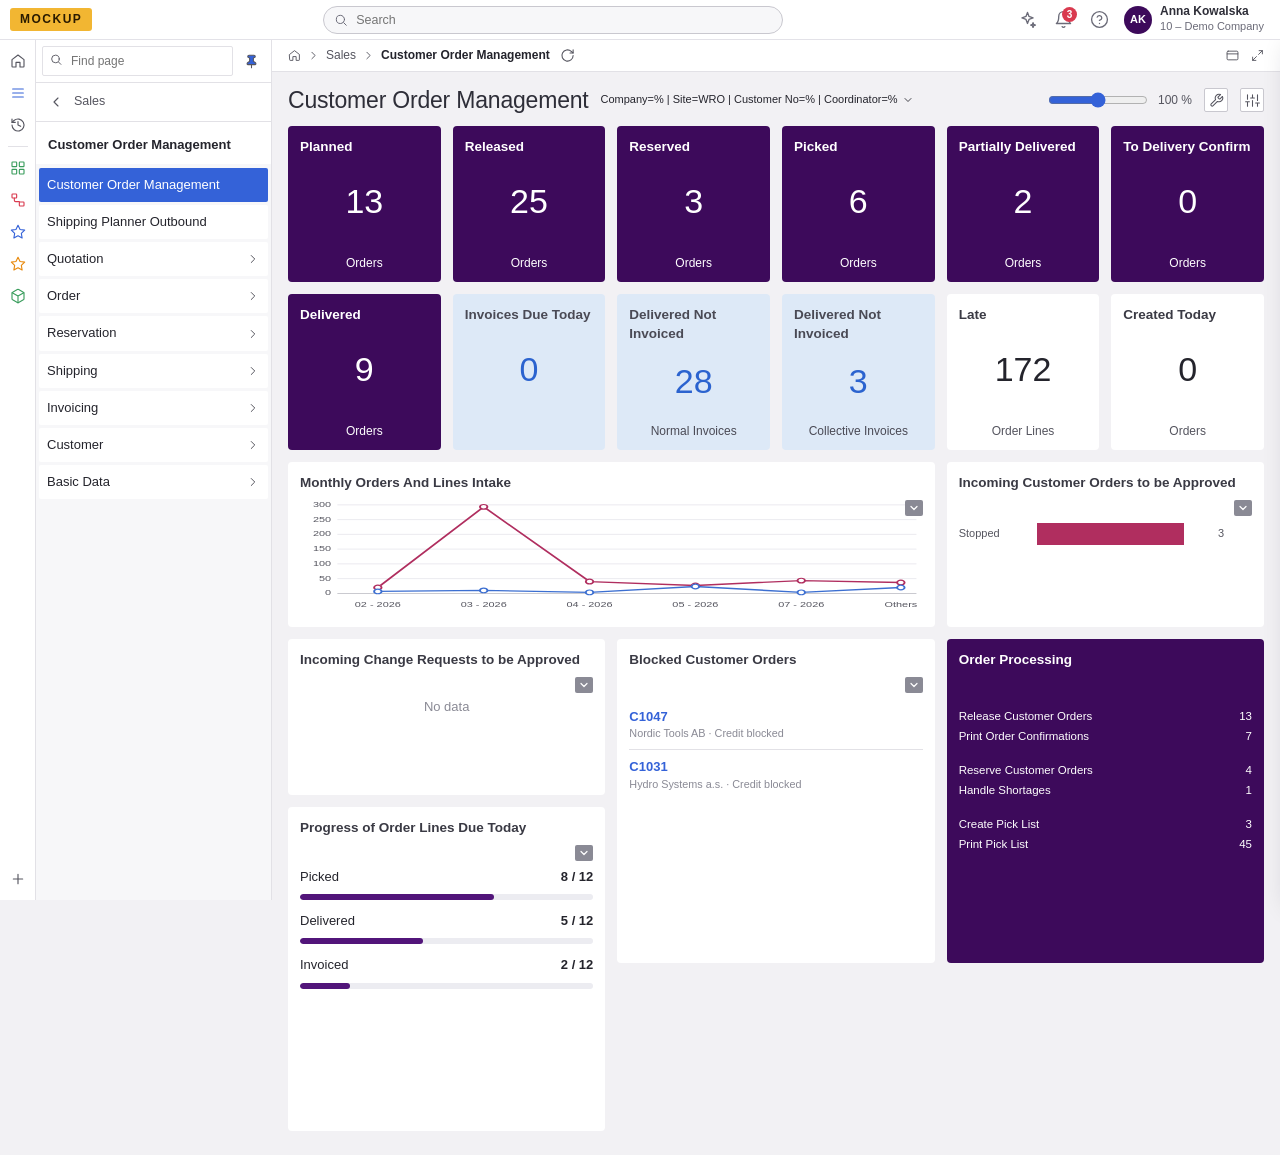
<file: kit/examples/lobby.html>
<!doctype html>
<html lang="en">
<head>
  <meta charset="utf-8">
  <meta name="viewport" content="width=device-width, initial-scale=1">
  <title>Customer Order Management</title>
  <link rel="stylesheet" href="../../assets/ifs-cloud.css">
  <script src="../../assets/ifs-cloud.js"></script>
</head>
<body data-nav="lobby">
<main class="ifs-page">

  <div class="ifs-page-header">
    <div class="ifs-breadcrumb"><a href="lobby.html"><i data-icon="home"></i></a><i data-icon="chevron-right"></i><span>Sales</span><i data-icon="chevron-right"></i><span>Customer Order Management</span><button class="btn icon sm" title="Refresh" data-toast="Lobby refreshed" data-toast-type="info"><i data-icon="refresh" class="sm"></i></button></div>
    <div class="ifs-title-row">
      <h1>Customer Order Management</h1>
      <span class="params" title="Lobby parameters">Company=% | Site=WRO | Customer No=% | Coordinator=% <i data-icon="chevron-down"></i></span>
      <div class="spacer"></div>
      <span class="ifs-zoom"><input type="range" min="50" max="150" value="100"> 100 %</span>
      <button class="btn icon secondary sm" title="Edit lobby"><i data-icon="wrench"></i></button>
      <button class="btn icon secondary sm" title="Lobby settings"><i data-icon="settings"></i></button>
    </div>
  </div>

  <div class="ifs-page-body">
    <div class="ifs-lobby">

      <!-- Row 1: purple status counters + light invoice counters -->
      <a class="ifs-tile counter purple" href="customer-orders.html"><div class="ifs-tile-header">Planned</div><div class="ifs-tile-body"><div class="ifs-counter">13</div><div class="caption">Orders</div></div></a>
      <a class="ifs-tile counter purple" href="customer-orders.html"><div class="ifs-tile-header">Released</div><div class="ifs-tile-body"><div class="ifs-counter">25</div><div class="caption">Orders</div></div></a>
      <a class="ifs-tile counter purple" href="customer-orders.html"><div class="ifs-tile-header">Reserved</div><div class="ifs-tile-body"><div class="ifs-counter">3</div><div class="caption">Orders</div></div></a>
      <a class="ifs-tile counter purple" href="customer-orders.html"><div class="ifs-tile-header">Picked</div><div class="ifs-tile-body"><div class="ifs-counter">6</div><div class="caption">Orders</div></div></a>
      <a class="ifs-tile counter purple" href="customer-orders.html"><div class="ifs-tile-header">Partially Delivered</div><div class="ifs-tile-body"><div class="ifs-counter">2</div><div class="caption">Orders</div></div></a>
      <a class="ifs-tile counter purple" href="customer-orders.html"><div class="ifs-tile-header">To Delivery Confirm</div><div class="ifs-tile-body"><div class="ifs-counter">0</div><div class="caption">Orders</div></div></a>
      <a class="ifs-tile counter purple" href="customer-orders.html"><div class="ifs-tile-header">Delivered</div><div class="ifs-tile-body"><div class="ifs-counter">9</div><div class="caption">Orders</div></div></a>
      <a class="ifs-tile counter light" href="#"><div class="ifs-tile-header">Invoices Due Today</div><div class="ifs-tile-body"><div class="ifs-counter">0</div><div class="caption">&nbsp;</div></div></a>
      <a class="ifs-tile counter light" href="#"><div class="ifs-tile-header">Delivered Not Invoiced</div><div class="ifs-tile-body"><div class="ifs-counter">28</div><div class="caption">Normal Invoices</div></div></a>
      <a class="ifs-tile counter light" href="#"><div class="ifs-tile-header">Delivered Not Invoiced</div><div class="ifs-tile-body"><div class="ifs-counter">3</div><div class="caption">Collective Invoices</div></div></a>

      <!-- Row 2: white counters + charts -->
      <a class="ifs-tile counter" href="customer-orders.html"><div class="ifs-tile-header">Late</div><div class="ifs-tile-body"><div class="ifs-counter">172</div><div class="caption">Order Lines</div></div></a>
      <a class="ifs-tile counter" href="customer-orders.html"><div class="ifs-tile-header">Created Today</div><div class="ifs-tile-body"><div class="ifs-counter">0</div><div class="caption">Orders</div></div></a>

      <div class="ifs-tile w-4">
        <div class="ifs-tile-header">Monthly Orders And Lines Intake</div>
        <button class="tile-menu" title="Options"><i data-icon="chevron-down"></i></button>
        <div class="ifs-tile-body" style="padding-top:4px">
          <svg class="ifs-linechart" viewBox="0 0 400 120" preserveAspectRatio="none">
            <g class="grid"><line x1="24" y1="8" x2="396" y2="8"/><line x1="24" y1="23" x2="396" y2="23"/><line x1="24" y1="38" x2="396" y2="38"/><line x1="24" y1="53" x2="396" y2="53"/><line x1="24" y1="68" x2="396" y2="68"/><line x1="24" y1="83" x2="396" y2="83"/></g>
            <line class="axis" x1="24" y1="98" x2="396" y2="98"/>
            <g text-anchor="end"><text x="20" y="10">300</text><text x="20" y="25">250</text><text x="20" y="40">200</text><text x="20" y="55">150</text><text x="20" y="70">100</text><text x="20" y="85">50</text><text x="20" y="100">0</text></g>
            <g text-anchor="middle"><text x="50" y="112">02 - 2026</text><text x="118" y="112">03 - 2026</text><text x="186" y="112">04 - 2026</text><text x="254" y="112">05 - 2026</text><text x="322" y="112">07 - 2026</text><text x="386" y="112">Others</text></g>
            <polyline fill="none" stroke="var(--c1)" stroke-width="1.4" points="50,92 118,10 186,86 254,90 322,85 386,87"/>
            <polyline fill="none" stroke="var(--c2)" stroke-width="1.4" points="50,96 118,95 186,97 254,91 322,97 386,92"/>
            <g fill="#fff" stroke="var(--c1)" stroke-width="1.2"><circle cx="50" cy="92" r="2.4"/><circle cx="118" cy="10" r="2.4"/><circle cx="186" cy="86" r="2.4"/><circle cx="254" cy="90" r="2.4"/><circle cx="322" cy="85" r="2.4"/><circle cx="386" cy="87" r="2.4"/></g>
            <g fill="#fff" stroke="var(--c2)" stroke-width="1.2"><circle cx="50" cy="96" r="2.4"/><circle cx="118" cy="95" r="2.4"/><circle cx="186" cy="97" r="2.4"/><circle cx="254" cy="91" r="2.4"/><circle cx="322" cy="97" r="2.4"/><circle cx="386" cy="92" r="2.4"/></g>
          </svg>
        </div>
      </div>

      <div class="ifs-tile w-2">
        <div class="ifs-tile-header">Incoming Customer Orders to be Approved</div>
        <button class="tile-menu" title="Options"><i data-icon="chevron-down"></i></button>
        <div class="ifs-tile-body">
          <div class="ifs-hbars" style="margin-top:22px">
            <div class="r"><span>Stopped</span><div style="width:85%"></div><span class="num">3</span></div>
          </div>
        </div>
      </div>
      <div class="ifs-tile w-2">
        <div class="ifs-tile-header">Incoming Change Requests to be Approved</div>
        <button class="tile-menu" title="Options"><i data-icon="chevron-down"></i></button>
        <div class="ifs-tile-body"><div class="ifs-empty" style="padding:20px 0 0">No data</div></div>
      </div>

      <!-- Row 3: lists -->
      <div class="ifs-tile w-2 h-2">
        <div class="ifs-tile-header">Blocked Customer Orders</div>
        <button class="tile-menu" title="Options"><i data-icon="chevron-down"></i></button>
        <div class="ifs-tile-body">
          <ul class="ifs-mini-list" style="margin-top:22px">
            <li><div class="grow"><a href="customer-order.html"><b>C1047</b></a><small>Nordic Tools AB · Credit blocked</small></div></li>
            <li><div class="grow"><a href="customer-order.html"><b>C1031</b></a><small>Hydro Systems a.s. · Credit blocked</small></div></li>
          </ul>
        </div>
      </div>

      <div class="ifs-tile w-2 h-2 purple">
        <div class="ifs-tile-header">Order Processing</div>
        <div class="ifs-tile-body">
          <ul class="ifs-kv" style="margin-top:28px">
            <li><a href="customer-orders.html">Release Customer Orders</a><span>13</span></li>
            <li><a href="customer-orders.html">Print Order Confirmations</a><span>7</span></li>
            <li class="gap"><a href="customer-orders.html">Reserve Customer Orders</a><span>4</span></li>
            <li><a href="customer-orders.html">Handle Shortages</a><span>1</span></li>
            <li class="gap"><a href="customer-orders.html">Create Pick List</a><span>3</span></li>
            <li><a href="customer-orders.html">Print Pick List</a><span>45</span></li>
          </ul>
        </div>
      </div>

      <div class="ifs-tile w-2 h-2">
        <div class="ifs-tile-header">Progress of Order Lines Due Today</div>
        <button class="tile-menu" title="Options"><i data-icon="chevron-down"></i></button>
        <div class="ifs-tile-body" style="gap:12px;padding-top:30px">
          <div><div class="row" style="justify-content:space-between"><span>Picked</span><b class="num">8 / 12</b></div><div class="ifs-progress brand mt-8"><div style="width:66%"></div></div></div>
          <div><div class="row" style="justify-content:space-between"><span>Delivered</span><b class="num">5 / 12</b></div><div class="ifs-progress brand mt-8"><div style="width:42%"></div></div></div>
          <div><div class="row" style="justify-content:space-between"><span>Invoiced</span><b class="num">2 / 12</b></div><div class="ifs-progress brand mt-8"><div style="width:17%"></div></div></div>
        </div>
      </div>

    </div>
  </div>
</main>
</body>
</html>
</file>
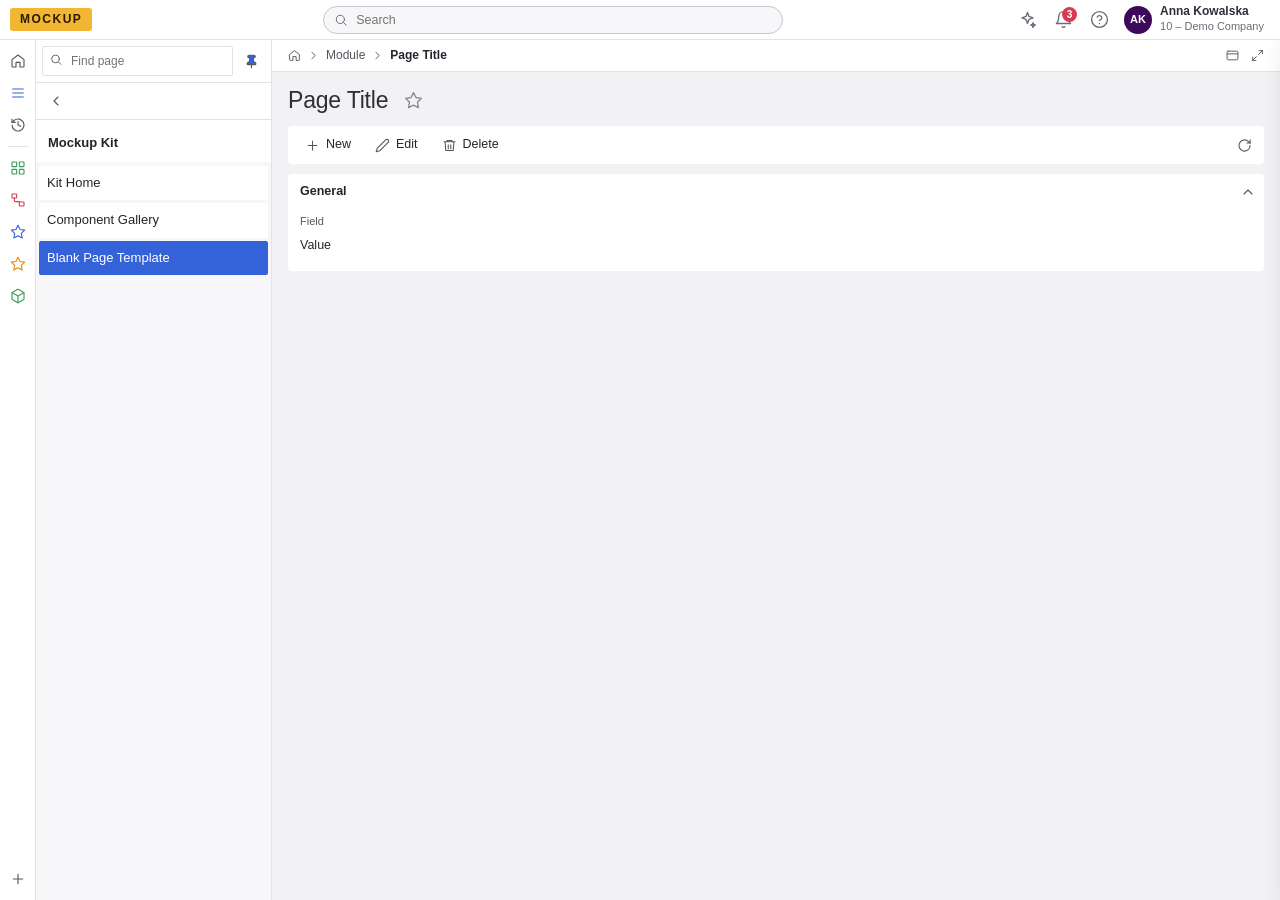
<file: kit/templates/blank.html>
<!doctype html>
<html lang="en">
<head>
  <meta charset="utf-8">
  <meta name="viewport" content="width=device-width, initial-scale=1">
  <title>Page Title</title>
  <link rel="stylesheet" href="../../assets/ifs-cloud.css">
  <script src="../../assets/ifs-cloud.js"></script>
</head>
<!-- Copy to mockups/<name>/, add <script src="config.js"></script> before ifs-cloud.js, set data-nav to a navigator item id from config.js -->
<body data-nav="template">
<main class="ifs-page">

  <div class="ifs-page-header">
    <div class="ifs-breadcrumb"><a href="../examples/lobby.html"><i data-icon="home"></i></a><i data-icon="chevron-right"></i><span>Module</span><i data-icon="chevron-right"></i><span>Page Title</span></div>
    <div class="ifs-title-row">
      <h1>Page Title</h1>
      <button class="fav" title="Add to favorites"><i data-icon="star" class="lg"></i></button>
    </div>
    <div class="ifs-commandbar">
      <button class="btn"><i data-icon="plus"></i>New</button>
      <button class="btn"><i data-icon="edit"></i>Edit</button>
      <button class="btn"><i data-icon="trash"></i>Delete</button>
      <div class="spacer"></div>
      <button class="btn icon" title="Refresh"><i data-icon="refresh"></i></button>
    </div>
  </div>

  <div class="ifs-page-body">
    <!-- Paste components from components.html here -->
    <div class="ifs-group">
      <div class="ifs-group-header"><i data-icon="chevron-down" class="chev"></i>General</div>
      <div class="ifs-group-body">
        <div class="ifs-fields cols-4">
          <div class="ifs-field"><label>Field</label><div class="ifs-field-value">Value</div></div>
        </div>
      </div>
    </div>
  </div>

</main>
</body>
</html>
</file>
<file: assets/ifs-cloud.css>
/* =====================================================================
   IFS Cloud (Aurena) style mockup kit
   Pure CSS, no dependencies. Tweak the tokens below to re-theme.
   Layout: top bar / icon rail + navigator (left) / content (breadcrumb strip,
   title, command bar, body) – modelled on IFS Cloud 24R/25R screens.
   ===================================================================== */

:root {
  /* Top bar */
  --hdr-bg: #ffffff;
  --hdr-fg: #2e2e38;
  --hdr-fg-2: #6b6b78;
  --hdr-border: #e3e2e8;

  /* Interactive accent (selection, active navigator item, links) */
  --primary: #3462d8;
  --primary-hover: #284fb8;
  --primary-50: #eef3fd;
  --primary-100: #dfe8fb;
  --primary-200: #c3d4f6;
  --focus: #3462d8;

  /* Brand purple (lobby counter tiles, dark elements) */
  --brand: #3d0a5b;
  --brand-2: #52157a;
  /* Light lobby tile */
  --tile-light: #dde9f7;
  --tile-light-fg: #2b63cf;

  /* Surfaces */
  --bg: #f2f1f4;
  --surface: #ffffff;
  --surface-2: #f7f7f9;
  --border: #e2e1e6;
  --border-strong: #c9c8cf;
  --input-border: #9a99a3;
  --required-bg: #fbe1e1;

  /* Text */
  --text: #24242c;
  --text-2: #55555f;
  --text-3: #8a8a95;

  /* Status */
  --success: #1d8348;  --success-bg: #e5f4ec;
  --warning: #b86e00;  --warning-bg: #fdf1dc;
  --danger:  #b3283f;  --danger-bg:  #fbe6e8;
  --info:    #1e6ac0;  --info-bg:    #e3eefa;
  --neutral: #5d5d6e;  --neutral-bg: #ececf1;

  /* Charts */
  --c1: #b02e5f; --c2: #3c6fd1; --c3: #31a37a; --c4: #e3a33b; --c5: #52157a; --c6: #8d8da0;

  --radius: 3px;
  --radius-lg: 4px;
  --shadow-1: none;
  --shadow-2: 0 6px 24px rgba(20, 10, 40, .16);
  --header-h: 40px;
  --rail-w: 36px;
  --nav-w: 236px;
  --font: "Segoe UI", Inter, -apple-system, BlinkMacSystemFont, "Helvetica Neue", Arial, sans-serif;
}

* { box-sizing: border-box; }
html, body { margin: 0; padding: 0; }
body {
  font-family: var(--font);
  font-size: 13px;
  line-height: 1.4;
  color: var(--text);
  background: var(--bg);
  -webkit-font-smoothing: antialiased;
}
a { color: var(--primary); text-decoration: none; }
a:hover { text-decoration: underline; }
h1, h2, h3, h4 { margin: 0; font-weight: 600; }
button, input, select, textarea { font: inherit; color: inherit; }
code { font-size: 12px; background: var(--surface-2); padding: 1px 4px; border-radius: 3px; }

/* ---------- Icons ---------- */
svg.i { width: 16px; height: 16px; flex: none; stroke: currentColor; fill: none; stroke-width: 1.7; stroke-linecap: round; stroke-linejoin: round; vertical-align: middle; }
svg.i.sm { width: 13px; height: 13px; }
svg.i.lg { width: 19px; height: 19px; }
svg.i.xl { width: 28px; height: 28px; }

/* =====================================================================
   Top bar
   ===================================================================== */
.ifs-header {
  position: sticky; top: 0; z-index: 50;
  height: var(--header-h);
  display: flex; align-items: center; gap: 8px;
  padding: 0 10px 0 6px;
  background: var(--hdr-bg); color: var(--hdr-fg);
  border-bottom: 1px solid var(--hdr-border);
}
.ifs-header .hdr-btn {
  width: 34px; height: 32px; border: 0; background: transparent; color: var(--hdr-fg-2);
  display: inline-flex; align-items: center; justify-content: center; border-radius: var(--radius);
  cursor: pointer; position: relative;
}
.ifs-header .hdr-btn:hover { background: var(--surface-2); color: var(--hdr-fg); }
.ifs-header .hdr-btn .dot {
  position: absolute; top: 3px; right: 3px; min-width: 15px; height: 15px; padding: 0 3px;
  border-radius: 8px; background: #d93a4f; color: #fff; font-size: 10px; line-height: 15px; font-weight: 600;
}
.ifs-brand { display: flex; align-items: center; gap: 10px; padding: 0 4px; color: var(--hdr-fg); white-space: nowrap; }
.ifs-brand:hover { text-decoration: none; }
.ifs-brand .app { font-size: 14px; font-weight: 500; color: var(--hdr-fg); }
.ifs-brand .env {
  font-size: 12px; text-transform: uppercase; letter-spacing: 1.5px; font-weight: 700;
  background: #f2b632; color: #2a1b00; padding: 3px 10px; border-radius: 3px;
}
.ifs-hdr-search { flex: 1; max-width: 460px; margin: 0 auto; position: relative; }
.ifs-hdr-search input {
  width: 100%; height: 28px; border-radius: 14px; border: 1px solid var(--border-strong);
  background: var(--surface-2); color: var(--text); padding: 0 14px 0 32px; outline: none; font-size: 12.5px;
}
.ifs-hdr-search input:focus { background: #fff; border-color: var(--primary); }
.ifs-hdr-search svg { position: absolute; left: 11px; top: 7px; color: var(--hdr-fg-2); width: 14px; height: 14px; }
.ifs-hdr-right { display: flex; align-items: center; gap: 2px; }
.ifs-avatar {
  width: 28px; height: 28px; border-radius: 50%; background: var(--brand); color: #fff;
  display: inline-flex; align-items: center; justify-content: center; font-size: 11px; font-weight: 600; flex: none;
}
.ifs-user { display: flex; align-items: center; gap: 8px; padding: 0 6px; cursor: pointer; border-radius: var(--radius); height: 34px; }
.ifs-user:hover { background: var(--surface-2); }
.ifs-user .meta { line-height: 1.15; }
.ifs-user .meta b { display: block; font-weight: 600; font-size: 12px; }
.ifs-user .meta span { font-size: 11px; color: var(--hdr-fg-2); }

/* =====================================================================
   Icon rail + navigator
   ===================================================================== */
.ifs-rail {
  position: fixed; top: var(--header-h); left: 0; bottom: 0; width: var(--rail-w); z-index: 46;
  background: var(--surface); border-right: 1px solid var(--border);
  display: flex; flex-direction: column; align-items: center; padding: 6px 0; gap: 2px;
}
.ifs-rail a, .ifs-rail button {
  width: 30px; height: 30px; display: flex; align-items: center; justify-content: center;
  border: 0; background: none; border-radius: var(--radius); color: var(--text-2); cursor: pointer;
}
.ifs-rail a:hover, .ifs-rail button:hover { background: var(--surface-2); text-decoration: none; }
.ifs-rail .on { color: var(--primary); }
.ifs-rail hr { width: 20px; border: 0; border-top: 1px solid var(--border); margin: 4px 0; }
.ifs-rail .bottom { margin-top: auto; }

.ifs-nav-backdrop { position: fixed; inset: var(--header-h) 0 0 var(--rail-w); background: rgba(15,8,30,.25); z-index: 40; opacity: 0; pointer-events: none; transition: opacity .15s; }
.ifs-nav {
  position: fixed; top: var(--header-h); left: var(--rail-w); bottom: 0; width: var(--nav-w); z-index: 45;
  background: var(--surface-2); border-right: 1px solid var(--border); box-shadow: var(--shadow-2);
  transform: translateX(calc(-100% - var(--rail-w))); transition: transform .18s ease-out;
  display: flex; flex-direction: column;
}
body.nav-open .ifs-nav { transform: none; }
body.nav-open .ifs-nav-backdrop { opacity: 1; pointer-events: auto; }
body.nav-pinned .ifs-nav { transform: none; box-shadow: none; z-index: 30; }
body.nav-pinned .ifs-nav-backdrop { display: none; }

.ifs-nav-top { padding: 6px; display: flex; gap: 4px; align-items: center; border-bottom: 1px solid var(--border); background: var(--surface); }
.ifs-nav-top .ifs-input-icon { flex: 1; }
.ifs-nav-top .ifs-input { height: 30px; border-color: var(--border); font-size: 12px; }
.ifs-nav .pin { width: 28px; height: 28px; }
.ifs-nav .pin.on { color: var(--primary); }
.ifs-nav .pin.on svg.i { fill: var(--primary); }
.ifs-nav-tree { overflow: auto; flex: 1; padding: 0 0 20px; }
.ifs-nav-back {
  display: flex; align-items: center; gap: 10px; width: 100%; padding: 10px 12px; border: 0; background: var(--surface);
  border-bottom: 1px solid var(--border); cursor: pointer; text-align: left; color: var(--text-2); font-size: 12.5px;
}
.ifs-nav-back:hover { color: var(--text); }
.ifs-nav-title { padding: 14px 12px 10px; font-weight: 600; font-size: 13px; background: var(--surface); margin-bottom: 4px; }
.ifs-nav-item {
  display: flex; align-items: center; gap: 8px; width: calc(100% - 6px); margin: 0 3px 3px; padding: 8px 8px;
  border: 0; border-radius: 2px; background: var(--surface); color: var(--text); text-align: left; cursor: pointer; font-size: 13px;
}
.ifs-nav-item:hover { background: var(--primary-50); text-decoration: none; }
.ifs-nav-item .gi { color: var(--brand-2); }
.ifs-nav-item .chev { margin-left: auto; color: var(--text-2); width: 14px; height: 14px; }
.ifs-nav-item .count { margin-left: auto; font-size: 11px; background: var(--neutral-bg); color: var(--text-2); border-radius: 9px; padding: 0 7px; }
.ifs-nav-item.active { background: var(--primary); color: #fff; }
.ifs-nav-item.active .count { background: rgba(255,255,255,.25); color: #fff; }
.ifs-nav-item .path { display: block; font-size: 11px; color: var(--text-3); }

/* =====================================================================
   Page layout
   ===================================================================== */
.ifs-page { min-height: calc(100vh - var(--header-h)); display: flex; flex-direction: column; margin-left: var(--rail-w); }
body.nav-pinned .ifs-page { margin-left: calc(var(--rail-w) + var(--nav-w)); }
body[data-shell="none"] .ifs-page { margin-left: 0; }

.ifs-page-header { padding: 0 16px; }
.ifs-breadcrumb {
  display: flex; align-items: center; gap: 6px; font-size: 12px; color: var(--text-2); flex-wrap: wrap;
  background: var(--surface); margin: 0 -16px; padding: 0 12px 0 16px; height: 32px; border-bottom: 1px solid var(--border);
}
.ifs-breadcrumb a { color: var(--text-2); }
.ifs-breadcrumb .current { color: var(--text); font-weight: 600; }
.ifs-breadcrumb svg.i { width: 13px; height: 13px; }
.ifs-breadcrumb .bc-right { margin-left: auto; display: flex; gap: 4px; }
.ifs-breadcrumb .bc-right button { border: 0; background: none; color: var(--text-2); cursor: pointer; padding: 4px; border-radius: var(--radius); display: flex; }
.ifs-breadcrumb .bc-right button:hover { background: var(--surface-2); color: var(--text); }

.ifs-title-row { display: flex; align-items: center; gap: 12px; padding: 12px 0 10px; flex-wrap: wrap; }
.ifs-title-row h1 { font-size: 23px; font-weight: 500; color: #2e2e38; letter-spacing: -.2px; }
.ifs-title-row .sub { color: var(--text-2); font-size: 14px; }
.ifs-title-row .params { display: inline-flex; align-items: center; gap: 4px; font-size: 11px; color: var(--text); cursor: pointer; }
.ifs-title-row .params svg.i { width: 12px; height: 12px; }
.ifs-title-row .fav { border: 0; background: none; color: var(--text-3); cursor: pointer; padding: 4px; border-radius: var(--radius); }
.ifs-title-row .fav:hover, .ifs-title-row .fav.on { color: #e3a33b; }
.ifs-title-row .fav.on svg { fill: #e3a33b; }
.ifs-title-row .spacer { flex: 1; }
.ifs-record-nav { display: inline-flex; align-items: center; gap: 2px; color: var(--text-2); font-size: 12px; }
.ifs-zoom { display: inline-flex; align-items: center; gap: 8px; font-size: 12px; color: var(--text-2); }
.ifs-zoom input[type=range] { width: 100px; accent-color: var(--primary); }

.ifs-page-body { padding: 0 16px 24px; flex: 1; display: flex; flex-direction: column; gap: 10px; }
.ifs-page-header + .ifs-page-body { padding-top: 0; }
.ifs-page-body.flush { padding: 0; gap: 0; }

/* =====================================================================
   Command bar & buttons
   ===================================================================== */
.ifs-commandbar {
  display: flex; align-items: center; gap: 2px; flex-wrap: wrap; min-height: 38px; padding: 4px 6px;
}
.ifs-page-header .ifs-commandbar { background: var(--surface); border-radius: var(--radius-lg); margin-bottom: 10px; }
.ifs-commandbar .sep { width: 1px; height: 20px; background: var(--border); margin: 0 6px; }
.ifs-commandbar .spacer { flex: 1; }

.btn {
  display: inline-flex; align-items: center; gap: 6px; height: 28px; padding: 0 10px;
  border-radius: 2px; border: 1px solid transparent; background: transparent;
  color: var(--text); cursor: pointer; white-space: nowrap; font-size: 12.5px;
}
.btn:hover { background: var(--surface-2); text-decoration: none; }
.btn:focus-visible { outline: 2px solid var(--focus); outline-offset: 1px; }
.btn svg.i { color: var(--text-2); width: 15px; height: 15px; }
.btn.primary { background: var(--primary); color: #fff; border-color: var(--primary); }
.btn.primary svg.i { color: #fff; }
.btn.primary:hover { background: var(--primary-hover); }
.btn.secondary { background: var(--surface); border-color: var(--border-strong); }
.btn.secondary:hover { border-color: var(--text-3); }
.btn.danger svg.i { color: var(--danger); }
.btn.icon { width: 28px; padding: 0; justify-content: center; }
.btn.sm { height: 24px; padding: 0 8px; font-size: 12px; }
.btn.icon.sm { width: 24px; }
.btn[disabled], .btn.disabled { color: var(--text-3); pointer-events: none; }
.btn[disabled] svg.i, .btn.disabled svg.i { color: var(--border-strong); }
.btn.primary[disabled] { background: var(--border-strong); border-color: var(--border-strong); color: #fff; }
.btn .caret { width: 12px; height: 12px; margin-left: -2px; }

/* Dropdown menu */
.ifs-menu-wrap { position: relative; display: inline-flex; }
.ifs-menu {
  position: absolute; top: calc(100% + 4px); left: 0; z-index: 60; min-width: 200px;
  background: var(--surface); border: 1px solid var(--border); border-radius: var(--radius);
  box-shadow: var(--shadow-2); padding: 4px 0; display: none;
}
.ifs-menu.right { left: auto; right: 0; }
.ifs-menu.open { display: block; }
.ifs-menu a, .ifs-menu button {
  display: flex; align-items: center; gap: 10px; width: 100%; padding: 7px 14px; border: 0; background: none;
  text-align: left; color: var(--text); cursor: pointer; font-size: 12.5px;
}
.ifs-menu a:hover, .ifs-menu button:hover { background: var(--primary-50); text-decoration: none; }
.ifs-menu svg.i { color: var(--text-2); }
.ifs-menu hr { border: 0; border-top: 1px solid var(--border); margin: 4px 0; }
.ifs-menu .hdr { padding: 6px 14px 2px; font-size: 11px; text-transform: uppercase; letter-spacing: .5px; color: var(--text-3); font-weight: 600; }

/* =====================================================================
   Cards / groups
   ===================================================================== */
.ifs-card { background: var(--surface); border-radius: var(--radius-lg); }
.ifs-card-header { display: flex; align-items: center; gap: 8px; padding: 10px 12px; border-bottom: 1px solid var(--border); }
.ifs-card-header h2, .ifs-card-header h3 { font-size: 13px; }
.ifs-card-header .spacer { flex: 1; }
.ifs-card-body { padding: 12px; }

/* Group (field group / collapsible section) */
.ifs-group { background: var(--surface); border-radius: var(--radius-lg); }
.ifs-group + .ifs-group { margin-top: 10px; }
.ifs-group-header {
  display: flex; align-items: center; gap: 8px; padding: 9px 8px 9px 12px; cursor: pointer; user-select: none;
  font-weight: 600; font-size: 12.5px;
}
.ifs-group-header .chev { order: 2; margin-left: auto; color: var(--text-2); transition: transform .15s; transform: rotate(180deg); }
.ifs-group.collapsed .ifs-group-header .chev { transform: none; }
.ifs-group-body { padding: 4px 12px 12px; }
.ifs-group.collapsed .ifs-group-body { display: none; }
.ifs-group.plain .ifs-group-body { padding-top: 12px; }

/* =====================================================================
   Fields (read-only & edit)
   ===================================================================== */
.ifs-fields { display: grid; grid-template-columns: repeat(auto-fill, minmax(180px, 1fr)); gap: 8px 12px; }
.ifs-fields.cols-2 { grid-template-columns: repeat(2, minmax(0, 1fr)); }
.ifs-fields.cols-3 { grid-template-columns: repeat(3, minmax(0, 1fr)); }
.ifs-fields.cols-4 { grid-template-columns: repeat(4, minmax(0, 1fr)); }
.ifs-fields.cols-6 { grid-template-columns: repeat(6, minmax(0, 1fr)); }
.ifs-fields.cols-8 { grid-template-columns: repeat(8, minmax(0, 1fr)); }
.ifs-field.span-2 { grid-column: span 2; }
.ifs-field.span-3 { grid-column: span 3; }
.ifs-field.span-all { grid-column: 1 / -1; }
.ifs-field { min-width: 0; }
.ifs-field > label { display: block; font-size: 11px; color: var(--text-2); margin-bottom: 3px; white-space: nowrap; overflow: hidden; text-overflow: ellipsis; }
.ifs-field.required > label::after { content: " *"; color: #d93a4f; }
.ifs-field .ifs-field-value { min-height: 27px; display: flex; align-items: center; flex-wrap: wrap; gap: 0 4px; font-size: 12.5px; overflow-wrap: anywhere; }
.ifs-field .ifs-field-value:empty::before { content: ""; }
.ifs-field .ifs-field-value .desc { color: var(--text-2); }
.ifs-record.is-editing .ifs-field .ifs-field-value { display: block; }
.ifs-field .hint { font-size: 11px; color: var(--text-3); margin-top: 3px; }
.ifs-field.invalid .hint { color: var(--danger); }
.ifs-field.invalid .ifs-input { border-color: var(--danger); }

.ifs-input, .ifs-select, .ifs-textarea {
  width: 100%; height: 27px; padding: 0 7px; border: 1px solid var(--input-border); border-radius: 2px;
  background: var(--surface); outline: none; font-size: 12.5px;
}
.ifs-select {
  appearance: none; -webkit-appearance: none; padding-right: 26px; cursor: pointer;
  background-image: url("data:image/svg+xml,%3Csvg xmlns='http://www.w3.org/2000/svg' width='10' height='6'%3E%3Cpath d='M0 0h10L5 6z' fill='%2324242c'/%3E%3C/svg%3E");
  background-repeat: no-repeat; background-position: right 9px center;
}
.ifs-textarea { height: auto; min-height: 60px; padding: 5px 7px; resize: vertical; }
.ifs-input:hover, .ifs-select:hover, .ifs-textarea:hover { border-color: var(--text-2); }
.ifs-input:focus, .ifs-select:focus, .ifs-textarea:focus { border-color: var(--primary); box-shadow: 0 0 0 1px var(--primary); }
.ifs-input[readonly] { background: var(--surface-2); color: var(--text-2); }
/* Required + empty = pink, like IFS Cloud */
.ifs-field.required.is-empty .ifs-input, .ifs-field.required.is-empty .ifs-select, .ifs-field.required.is-empty .ifs-textarea,
.ifs-input.req-empty, .ifs-select.req-empty { background-color: var(--required-bg); }
.ifs-input-icon { position: relative; display: inline-block; }
.ifs-input-icon .ifs-input { padding-right: 28px; }
.ifs-input-icon.left .ifs-input { padding-left: 28px; padding-right: 7px; }
.ifs-input-icon > svg.i, .ifs-input-icon > button {
  position: absolute; right: 1px; top: 1px; height: 25px; width: 26px; padding: 5px; border: 0; background: none;
  color: var(--text-2); cursor: pointer; border-radius: 0 2px 2px 0;
}
.ifs-input-icon > button svg.i { width: 14px; height: 14px; }
.ifs-input-icon.left > svg.i { left: 1px; right: auto; padding: 6px; }
.ifs-input-icon > button:hover { color: var(--primary); }
.ifs-field .ifs-input-icon { display: block; }

.ifs-check { display: inline-flex; align-items: center; gap: 8px; cursor: pointer; }
.ifs-check input { width: 14px; height: 14px; accent-color: var(--primary); margin: 0; }
.ifs-toggle { display: inline-flex; align-items: center; gap: 8px; cursor: pointer; min-height: 27px; }
.ifs-toggle input { appearance: none; width: 26px; height: 14px; border-radius: 7px; background: #8c8c96; position: relative; cursor: pointer; transition: background .15s; margin: 0; }
.ifs-toggle input::after { content: ""; position: absolute; top: 2px; left: 2px; width: 10px; height: 10px; border-radius: 50%; background: #fff; transition: left .15s; }
.ifs-toggle input:checked { background: var(--primary); }
.ifs-toggle input:checked::after { left: 14px; }

.ifs-radio-group { display: flex; gap: 16px; flex-wrap: wrap; align-items: center; min-height: 27px; }
.ifs-radio-group label { display: inline-flex; align-items: center; gap: 6px; cursor: pointer; }
.ifs-radio-group input { accent-color: var(--primary); margin: 0; }

.ifs-record:not(.is-editing) .ifs-edit-banner { display: none; }

/* =====================================================================
   Badges, state indicator, selector, progress
   ===================================================================== */
.badge {
  display: inline-flex; align-items: center; gap: 5px; height: 19px; padding: 0 8px; border-radius: 10px;
  font-size: 11px; font-weight: 600; white-space: nowrap;
  background: var(--neutral-bg); color: var(--neutral);
}
.badge::before { content: ""; width: 6px; height: 6px; border-radius: 50%; background: currentColor; }
.badge.plain::before { display: none; }
.badge.success { background: var(--success-bg); color: var(--success); }
.badge.warning { background: var(--warning-bg); color: var(--warning); }
.badge.danger  { background: var(--danger-bg);  color: var(--danger); }
.badge.info    { background: var(--info-bg);    color: var(--info); }
.badge.primary { background: #ece3f4; color: var(--brand-2); }

/* State indicator (Aurena): current state name + progress bar, top-right of the page.
   Click opens the list of all states. Rendered by JS from data-states/data-current. */
.ifs-state-indicator { --si: var(--primary); }
.ifs-state-indicator.info { --si: var(--info); }
.ifs-state-indicator.success { --si: var(--success); }
.ifs-state-indicator.warning { --si: var(--c4); }
.ifs-state-indicator.danger { --si: var(--danger); }
.ifs-state-indicator.neutral { --si: var(--neutral); }
.ifs-state-indicator.brand { --si: var(--brand-2); }
.ifs-state-indicator .si-btn {
  display: flex; flex-direction: column; align-items: stretch; gap: 5px; min-width: 170px; padding: 4px 6px;
  border: 0; background: none; cursor: pointer; border-radius: var(--radius); text-align: left;
}
.ifs-state-indicator .si-btn:hover { background: var(--surface); }
.ifs-state-indicator .si-label { display: flex; align-items: center; gap: 4px; font-weight: 600; font-size: 13px; color: var(--si); }
.ifs-state-indicator .si-label svg.i { width: 14px; height: 14px; color: var(--text-3); }
.ifs-state-indicator .si-bar { display: block; height: 5px; border-radius: 3px; background: #dcdbe2; overflow: hidden; }
.ifs-state-indicator .si-bar > span { display: block; height: 100%; background: var(--si); border-radius: 3px; }
.ifs-state-indicator .si-menu { min-width: 200px; }
.ifs-state-indicator .si-item { display: flex; align-items: center; gap: 10px; padding: 6px 14px; color: var(--text-3); }
.ifs-state-indicator .si-item.done { color: var(--text); }
.ifs-state-indicator .si-item.current { color: var(--si); font-weight: 600; background: var(--surface-2); }
.ifs-state-indicator .si-dot { width: 9px; height: 9px; border-radius: 50%; border: 2px solid var(--border-strong); }
.ifs-state-indicator .si-item.done .si-dot, .ifs-state-indicator .si-item.current .si-dot { border-color: var(--si); background: var(--si); }

/* Record selector (Aurena): current record in the title row, dropdown to switch */
.ifs-selector .sel-btn {
  display: inline-flex; align-items: center; gap: 6px; height: 30px; padding: 0 8px 0 10px; max-width: 420px;
  border: 1px solid transparent; border-radius: var(--radius); background: none; cursor: pointer;
  font-size: 15px; color: var(--text-2);
}
.ifs-selector .sel-btn:hover { border-color: var(--border-strong); background: var(--surface); }
.ifs-selector .sel-text { overflow: hidden; text-overflow: ellipsis; white-space: nowrap; }
.ifs-selector .ifs-menu { min-width: 300px; }
.ifs-selector .ifs-menu .current { background: var(--primary-50); color: var(--primary); font-weight: 600; }

.ifs-progress { height: 6px; border-radius: 3px; background: var(--neutral-bg); overflow: hidden; }
.ifs-progress > div { height: 100%; background: var(--primary); border-radius: 3px; }
.ifs-progress.success > div { background: var(--success); }
.ifs-progress.warning > div { background: var(--c4); }
.ifs-progress.danger > div { background: var(--danger); }
.ifs-progress.brand > div { background: var(--brand-2); }

/* Message bars */
.ifs-alert { display: flex; gap: 10px; align-items: flex-start; padding: 9px 12px; border-radius: var(--radius); border: 1px solid; font-size: 12.5px; }
.ifs-alert svg.i { margin-top: 1px; }
.ifs-alert .close { margin-left: auto; border: 0; background: none; cursor: pointer; color: inherit; opacity: .7; padding: 0; }
.ifs-alert.info    { background: var(--info-bg);    border-color: #b9d3f0; color: #164f8f; }
.ifs-alert.success { background: var(--success-bg); border-color: #b5ddc6; color: #135c32; }
.ifs-alert.warning { background: var(--warning-bg); border-color: #f0d29b; color: #7c4a00; }
.ifs-alert.danger  { background: var(--danger-bg);  border-color: #efb9bf; color: #8f1a28; }

/* =====================================================================
   Tabs
   ===================================================================== */
.ifs-tabs { display: flex; gap: 2px; background: var(--surface); border-radius: var(--radius-lg) var(--radius-lg) 0 0; border-bottom: 1px solid var(--border); overflow-x: auto; padding: 0 6px; }
.ifs-tab {
  border: 0; background: none; padding: 9px 12px 8px; cursor: pointer; color: var(--text-2); font-size: 12.5px;
  border-bottom: 2px solid transparent; white-space: nowrap; display: inline-flex; gap: 6px; align-items: center;
}
.ifs-tab:hover { color: var(--text); }
.ifs-tab.active { color: var(--text); border-bottom-color: var(--primary); font-weight: 600; }
.ifs-tab .count { font-size: 11px; background: var(--neutral-bg); color: var(--text-2); border-radius: 9px; padding: 0 6px; font-weight: 400; }
.ifs-tab-panel { display: none; }
.ifs-tab-panel.active { display: block; }

/* =====================================================================
   Tables (lists)
   ===================================================================== */
.ifs-list { background: var(--surface); border-radius: var(--radius-lg); display: flex; flex-direction: column; min-width: 0; }
.ifs-list-toolbar { display: flex; align-items: center; gap: 2px; padding: 4px 6px; border-bottom: 1px solid var(--border); flex-wrap: wrap; min-height: 38px; }
.ifs-list-toolbar .title { font-weight: 600; font-size: 13px; padding: 0 6px; }
.ifs-list-toolbar .sep { width: 1px; height: 18px; background: var(--border); margin: 0 4px; }
.ifs-list-toolbar .spacer { flex: 1; }
.ifs-list-toolbar .ifs-input-icon .ifs-input { height: 26px; width: 200px; border-color: var(--border-strong); }
.ifs-list-toolbar .ifs-input-icon > svg.i { height: 24px; width: 26px; padding: 5px; }
.ifs-table-wrap { overflow: auto; }
table.ifs-table { width: 100%; border-collapse: separate; border-spacing: 0; font-size: 12.5px; }
.ifs-table th, .ifs-table td { padding: 0 10px; height: 32px; text-align: left; white-space: nowrap; border-bottom: 1px solid var(--border); }
.ifs-table th {
  position: sticky; top: 0; z-index: 1; background: var(--surface); font-weight: 600; font-size: 12px; color: var(--text-2);
  cursor: pointer; user-select: none; height: 32px; border-bottom: 1px solid var(--border-strong);
}
.ifs-table th:hover { color: var(--text); }
.ifs-table th .sort { display: inline-block; width: 10px; color: var(--primary); font-size: 9px; }
.ifs-table th.num, .ifs-table td.num { text-align: right; font-variant-numeric: tabular-nums; }
.ifs-table th.sel, .ifs-table td.sel { width: 34px; padding: 0 0 0 12px; cursor: default; }
.ifs-table td.sel input, .ifs-table th.sel input { accent-color: var(--primary); width: 14px; height: 14px; margin: 0; vertical-align: middle; }
.ifs-table td.act { width: 36px; padding: 0 4px; }
.ifs-table tbody tr:hover td { background: #f6f8fd; }
.ifs-table tbody tr.selected td { background: var(--primary-50); }
.ifs-table tbody tr.selected td:first-child { box-shadow: inset 3px 0 0 var(--primary); }
.ifs-table td .muted { color: var(--text-3); }
.ifs-table tfoot td { font-weight: 600; background: var(--surface-2); border-bottom: 0; }
.ifs-table.compact th, .ifs-table.compact td { height: 28px; }
.ifs-table input.cell { height: 24px; width: 100%; min-width: 80px; border: 1px solid var(--input-border); border-radius: 2px; padding: 0 6px; font-size: 12.5px; }
.ifs-list-footer { display: flex; align-items: center; gap: 12px; padding: 6px 12px; color: var(--text-2); font-size: 12px; border-top: 1px solid var(--border); }
.ifs-list-footer .spacer { flex: 1; }

/* Search panel / filter chips */
.ifs-search-panel { background: var(--surface); border-radius: var(--radius-lg); padding: 10px 12px; }
.ifs-search-panel .ifs-fields { grid-template-columns: repeat(auto-fill, minmax(170px, 1fr)); }
.ifs-search-panel .actions { display: flex; gap: 6px; margin-top: 10px; align-items: center; }
.chips { display: flex; gap: 6px; flex-wrap: wrap; align-items: center; }
.chip {
  display: inline-flex; align-items: center; gap: 6px; height: 24px; padding: 0 6px 0 10px; border-radius: 12px;
  background: var(--primary-50); border: 1px solid var(--primary-200); color: var(--primary); font-size: 12px;
}
.chip b { font-weight: 600; }
.chip button { border: 0; background: none; color: inherit; cursor: pointer; padding: 0; display: inline-flex; }
.chip button svg.i { width: 13px; height: 13px; }

/* Empty state */
.ifs-empty { text-align: center; padding: 40px 20px; color: var(--text-3); }
.ifs-empty svg.i { width: 40px; height: 40px; stroke-width: 1.2; margin-bottom: 8px; }
.ifs-empty b { display: block; color: var(--text-2); font-size: 14px; margin-bottom: 4px; }

/* =====================================================================
   Record header (detail pages)
   ===================================================================== */
.ifs-record-header { background: var(--surface); border-radius: var(--radius-lg); padding: 12px; display: flex; gap: 20px; flex-wrap: wrap; }
.ifs-record-header .main { flex: 1; min-width: 280px; }
.ifs-record-header .side { display: flex; flex-direction: column; align-items: flex-end; gap: 10px; }
.ifs-kpis { display: flex; gap: 28px; flex-wrap: wrap; }
.ifs-kpi .lbl { font-size: 11px; color: var(--text-2); }
.ifs-kpi .val { font-size: 20px; font-weight: 500; font-variant-numeric: tabular-nums; }
.ifs-kpi .val small { font-size: 12px; color: var(--text-2); font-weight: 400; }

/* =====================================================================
   Lobby (IFS Cloud style tiles)
   Grid of ~160px square cells. Size tiles with .w-2/.w-3/.w-4/.w-6/.w-8/.w-12 and .h-2/.h-3.
   Colours: default white, .purple (brand), .light (light blue).
   ===================================================================== */
.ifs-lobby { display: grid; grid-template-columns: repeat(auto-fill, minmax(150px, 1fr)); grid-auto-rows: minmax(156px, auto); gap: 12px; grid-auto-flow: dense; }
.ifs-lobby > .w-2 { grid-column: span 2; }
.ifs-lobby > .w-3 { grid-column: span 3; }
.ifs-lobby > .w-4 { grid-column: span 4; }
.ifs-lobby > .w-6 { grid-column: span 6; }
.ifs-lobby > .w-8 { grid-column: span 8; }
.ifs-lobby > .w-12 { grid-column: 1 / -1; }
.ifs-lobby > .h-2 { grid-row: span 2; }
.ifs-lobby > .h-3 { grid-row: span 3; }
.ifs-tile {
  background: var(--surface); border-radius: var(--radius-lg); color: var(--text);
  display: flex; flex-direction: column; overflow: hidden; position: relative; min-width: 0;
}
a.ifs-tile:hover { text-decoration: none; filter: brightness(1.04); box-shadow: 0 2px 10px rgba(30,10,60,.12); }
.ifs-tile-header { display: flex; align-items: flex-start; gap: 8px; padding: 12px 12px 0; font-weight: 600; font-size: 13.5px; color: #3a3a44; }
.ifs-tile-header .spacer { flex: 1; }
.ifs-tile-body { padding: 8px 12px 12px; flex: 1; display: flex; flex-direction: column; }
.ifs-tile .tile-menu {
  position: absolute; top: 38px; right: 12px; width: 18px; height: 16px; border-radius: 2px; border: 0; cursor: pointer;
  background: #8a8a95; color: #fff; display: flex; align-items: center; justify-content: center; padding: 0;
}
.ifs-tile .tile-menu svg.i { width: 12px; height: 12px; stroke-width: 2.4; }

/* Counter tile: title top-left, big number centred, caption at the bottom */
.ifs-tile.counter { text-align: center; }
.ifs-tile.counter .ifs-tile-header { text-align: left; }
.ifs-tile.counter .ifs-tile-body { align-items: center; justify-content: center; padding-bottom: 10px; }
.ifs-counter { font-size: 34px; font-weight: 500; line-height: 1.1; color: #24242c; font-variant-numeric: tabular-nums; margin: auto 0; }
.ifs-tile .caption { font-size: 12px; color: var(--text-2); margin-top: auto; }
.ifs-counter.success { color: var(--success); }
.ifs-counter.warning { color: var(--warning); }
.ifs-counter.danger { color: var(--danger); }
.ifs-tile .trend { font-size: 12px; color: var(--text-2); margin-top: auto; display: flex; align-items: center; gap: 4px; justify-content: center; }
.ifs-tile .trend .up { color: var(--success); font-weight: 600; }
.ifs-tile .trend .down { color: var(--danger); font-weight: 600; }

.ifs-tile.purple, .ifs-tile.accent { background: var(--brand); color: #fff; }
.ifs-tile.purple .ifs-tile-header, .ifs-tile.accent .ifs-tile-header { color: #fff; }
.ifs-tile.purple .ifs-counter, .ifs-tile.accent .ifs-counter, .ifs-tile.purple .caption, .ifs-tile.accent .caption, .ifs-tile.purple .trend { color: #fff; }
.ifs-tile.light { background: var(--tile-light); }
.ifs-tile.light .ifs-tile-header { color: #4a4a55; }
.ifs-tile.light .ifs-counter { color: var(--tile-light-fg); }
.ifs-tile.light .caption { color: #4a4a55; }

/* Key/value list tile (e.g. "Order Processing") */
.ifs-kv { list-style: none; margin: 18px 0 0; padding: 0; font-size: 11.5px; }
.ifs-kv li { display: flex; justify-content: space-between; gap: 10px; padding: 2px 0; }
.ifs-kv li.gap { margin-top: 14px; }
.ifs-kv a { color: inherit; }

/* Line chart (inline SVG) */
.ifs-linechart { width: 100%; height: 118px; display: block; }
.ifs-linechart text { font-size: 7px; fill: var(--text-2); font-family: var(--font); }
.ifs-linechart .grid { stroke: #e5e4ea; stroke-width: .6; }
.ifs-linechart .axis { stroke: #b9b8c0; stroke-width: .8; }

/* Horizontal bar chart */
.ifs-hbars { display: flex; flex-direction: column; gap: 8px; margin-top: 12px; }
.ifs-hbars .r { display: grid; grid-template-columns: 70px 1fr 34px; align-items: center; gap: 8px; font-size: 11px; color: var(--text-2); }
.ifs-hbars .r > div { height: 22px; background: var(--c1); }
.ifs-hbars .r > div.alt { background: var(--c2); }

/* Vertical bar chart (CSS) */
.ifs-bars { display: flex; align-items: flex-end; gap: 10px; height: 170px; padding-top: 8px; }
.ifs-bars .bar { flex: 1; display: flex; flex-direction: column; align-items: center; justify-content: flex-end; height: 100%; gap: 4px; }
.ifs-bars .bar > div { width: 100%; max-width: 34px; background: var(--c5); position: relative; }
.ifs-bars .bar > div.alt { background: var(--c2); }
.ifs-bars .bar > div:hover { filter: brightness(1.15); }
.ifs-bars .bar > div[data-v]:hover::after {
  content: attr(data-v); position: absolute; bottom: calc(100% + 4px); left: 50%; transform: translateX(-50%);
  background: var(--text); color: #fff; font-size: 11px; padding: 2px 6px; border-radius: 3px; white-space: nowrap;
}
.ifs-bars .bar span { font-size: 10.5px; color: var(--text-3); }
.ifs-legend { display: flex; gap: 14px; flex-wrap: wrap; font-size: 11.5px; color: var(--text-2); font-weight: 400; }
.ifs-legend i { display: inline-block; width: 10px; height: 10px; border-radius: 2px; margin-right: 6px; vertical-align: -1px; }

/* Donut (conic-gradient) */
.ifs-donut-wrap { display: flex; align-items: center; gap: 20px; flex-wrap: wrap; }
.ifs-donut { width: 120px; height: 120px; border-radius: 50%; position: relative; flex: none; }
.ifs-donut::after { content: ""; position: absolute; inset: 20px; border-radius: 50%; background: var(--surface); }
.ifs-donut .center { position: absolute; inset: 0; z-index: 1; display: flex; flex-direction: column; align-items: center; justify-content: center; }
.ifs-donut .center b { font-size: 21px; font-weight: 600; }
.ifs-donut .center span { font-size: 11px; color: var(--text-3); }
.ifs-donut-wrap .ifs-legend { flex-direction: column; gap: 6px; }

.ifs-quicklinks { display: grid; grid-template-columns: 1fr 1fr; gap: 6px; }
.ifs-quicklinks a { display: flex; align-items: center; gap: 8px; padding: 7px 10px; border-radius: var(--radius); background: var(--surface-2); color: var(--text); }
.ifs-quicklinks a:hover { background: var(--primary-50); color: var(--primary); text-decoration: none; }
.ifs-quicklinks svg.i { color: var(--brand-2); }

/* Simple list inside tiles */
.ifs-mini-list { list-style: none; margin: 0; padding: 0; }
.ifs-mini-list li { display: flex; align-items: center; gap: 10px; padding: 8px 0; border-bottom: 1px solid var(--border); }
.ifs-mini-list li:last-child { border-bottom: 0; }
.ifs-mini-list .grow { flex: 1; min-width: 0; }
.ifs-mini-list .grow small { display: block; color: var(--text-3); }

/* =====================================================================
   Assistant (wizard)
   Stepper card / content cards / footer card, like IFS Cloud assistants.
   ===================================================================== */
.ifs-assistant { display: flex; flex-direction: column; gap: 10px; }
.ifs-steps { display: flex; align-items: center; gap: 4px; padding: 14px 12px; background: var(--surface); border-radius: var(--radius-lg); overflow-x: auto; }
/* Step = [line] (circle) — label   (line before the circle on all but the first step) */
.ifs-step { display: flex; align-items: center; color: var(--text-2); cursor: pointer; white-space: nowrap; }
.ifs-step:not(:first-child)::before { content: ""; width: 14px; height: 2px; background: #8a8a95; margin: 0 2px 0 6px; }
.ifs-step .n { width: 24px; height: 24px; border-radius: 50%; border: 1.5px solid #8a8a95; background: var(--surface); font-size: 0; flex: none; }
.ifs-step .t { display: flex; align-items: center; font-style: italic; font-size: 12.5px; }
.ifs-step .t::before { content: ""; width: 14px; height: 2px; background: #8a8a95; margin: 0 6px 0 0; }
.ifs-step.active .n { background: #4f9ad6; border-color: #4f9ad6; }
.ifs-step.active .t { font-style: normal; font-weight: 600; color: var(--text); }
.ifs-step.active .t::before { background: var(--primary); }
.ifs-step.done .n { background: #cfe3f5; border-color: #4f9ad6; }
.ifs-step.done .t { font-style: normal; color: var(--text); }
.ifs-assistant-body .step-panel { display: none; flex-direction: column; gap: 10px; }
.ifs-assistant-body .step-panel.active { display: flex; }
.ifs-assistant-body h2 { font-size: 14px; }
.ifs-assistant-body .lead { color: var(--text-2); margin: 0; }
.ifs-assistant-footer { display: flex; gap: 2px; padding: 6px; background: var(--surface); border-radius: var(--radius-lg); align-items: center; }
.ifs-assistant-footer .spacer { flex: 1; }
.ifs-assistant-footer .btn svg.i { width: 11px; height: 11px; fill: currentColor; }

/* =====================================================================
   Dialogs, side panel, toasts
   ===================================================================== */
dialog.ifs-dialog {
  border: 0; padding: 0; border-radius: var(--radius-lg); box-shadow: var(--shadow-2); width: min(560px, calc(100vw - 32px));
  color: var(--text); background: var(--surface);
}
dialog.ifs-dialog.lg { width: min(860px, calc(100vw - 32px)); }
dialog.ifs-dialog::backdrop { background: rgba(15,8,30,.4); }
.ifs-dialog-header { display: flex; align-items: center; gap: 10px; padding: 12px 16px; border-bottom: 1px solid var(--border); }
.ifs-dialog-header h2 { font-size: 15px; font-weight: 500; flex: 1; }
.ifs-dialog-body { padding: 16px; max-height: 70vh; overflow: auto; }
.ifs-dialog-footer { display: flex; justify-content: flex-end; gap: 6px; padding: 10px 16px; border-top: 1px solid var(--border); }
.ifs-dialog.confirm .ifs-dialog-body { display: flex; gap: 14px; }
.ifs-dialog.confirm .ifs-dialog-body svg.i { width: 28px; height: 28px; flex: none; }

.ifs-panel {
  position: fixed; top: var(--header-h); right: 0; bottom: 0; width: 380px; max-width: 100vw; z-index: 47;
  background: var(--surface); box-shadow: var(--shadow-2); transform: translateX(102%); transition: transform .18s ease-out;
  display: flex; flex-direction: column;
}
.ifs-panel.open { transform: none; }
.ifs-panel-header { display: flex; align-items: center; gap: 10px; padding: 10px 14px; border-bottom: 1px solid var(--border); }
.ifs-panel-header h2 { font-size: 14px; flex: 1; }
.ifs-panel-body { flex: 1; overflow: auto; padding: 14px; }

.ifs-toasts { position: fixed; right: 16px; bottom: 16px; z-index: 100; display: flex; flex-direction: column; gap: 8px; }
.ifs-toast {
  display: flex; align-items: center; gap: 10px; min-width: 280px; max-width: 420px; padding: 10px 14px;
  background: #2b2438; color: #fff; border-radius: var(--radius); box-shadow: var(--shadow-2);
  border-left: 4px solid var(--c3); animation: toastIn .2s ease-out;
}
.ifs-toast.info { border-left-color: var(--c2); }
.ifs-toast.warning { border-left-color: var(--c4); }
.ifs-toast.danger { border-left-color: var(--c1); }
@keyframes toastIn { from { transform: translateY(10px); opacity: 0; } }

/* Timeline / history */
.ifs-timeline { list-style: none; margin: 0; padding: 0 0 0 4px; }
.ifs-timeline li { position: relative; padding: 0 0 16px 22px; border-left: 2px solid var(--border); }
.ifs-timeline li:last-child { border-left-color: transparent; padding-bottom: 0; }
.ifs-timeline li::before { content: ""; position: absolute; left: -6px; top: 3px; width: 10px; height: 10px; border-radius: 50%; background: var(--surface); border: 2px solid var(--primary); }
.ifs-timeline time { display: block; font-size: 11px; color: var(--text-3); }

/* Attachments */
.ifs-file { display: flex; align-items: center; gap: 10px; padding: 8px 10px; border: 1px solid var(--border); border-radius: var(--radius); }
.ifs-file + .ifs-file { margin-top: 6px; }
.ifs-file .ext { width: 32px; height: 36px; border-radius: 3px; background: var(--primary-100); color: var(--primary); font-size: 10px; font-weight: 700; display: flex; align-items: center; justify-content: center; text-transform: uppercase; }
.ifs-file .ext.pdf { background: var(--danger-bg); color: var(--danger); }
.ifs-file .ext.xls { background: var(--success-bg); color: var(--success); }
.ifs-file .grow { flex: 1; min-width: 0; }
.ifs-file small { display: block; color: var(--text-3); }
.ifs-dropzone { border: 2px dashed var(--border-strong); border-radius: var(--radius); padding: 22px; text-align: center; color: var(--text-2); margin-top: 10px; }

/* Utilities */
.row { display: flex; gap: 16px; flex-wrap: wrap; }
.row > * { min-width: 0; }
.grow { flex: 1; }
.muted { color: var(--text-3); }
.text-2 { color: var(--text-2); }
.num { font-variant-numeric: tabular-nums; }
.mt-0 { margin-top: 0; } .mt-8 { margin-top: 8px; } .mt-16 { margin-top: 16px; }
.split { display: grid; grid-template-columns: minmax(0, 2fr) minmax(0, 1fr); gap: 10px; }
.split-equal { display: grid; grid-template-columns: 1fr 1fr; gap: 10px; }
.hidden { display: none !important; }

/* Mockup annotation – numbered callouts for client walkthroughs */
.note-pin {
  display: inline-flex; align-items: center; justify-content: center; width: 20px; height: 20px; border-radius: 50%;
  background: #ff5a1f; color: #fff; font-size: 11px; font-weight: 700; box-shadow: 0 0 0 3px rgba(255,90,31,.25);
  vertical-align: middle; cursor: help;
}
body.hide-notes .note-pin, body.hide-notes .note-box { display: none !important; }
.note-box { border: 2px dashed #ff5a1f; background: #fff5f0; color: #7a2a00; border-radius: var(--radius); padding: 8px 12px; font-size: 12px; }

/* Responsive */
@media (max-width: 1100px) {
  .split { grid-template-columns: 1fr; }
  .ifs-fields.cols-6, .ifs-fields.cols-8 { grid-template-columns: repeat(3, minmax(0, 1fr)); }
}
@media (max-width: 900px) {
  body.nav-pinned .ifs-page { margin-left: var(--rail-w); }
  body.nav-pinned .ifs-nav { transform: translateX(calc(-100% - var(--rail-w))); box-shadow: var(--shadow-2); z-index: 45; }
  body.nav-pinned.nav-open .ifs-nav { transform: none; }
  body.nav-pinned.nav-open .ifs-nav-backdrop { display: block; opacity: 1; pointer-events: auto; }
  .ifs-nav .pin { display: none; }
  .ifs-lobby > .w-4, .ifs-lobby > .w-6, .ifs-lobby > .w-8 { grid-column: 1 / -1; }
}
@media (max-width: 760px) {
  .ifs-hdr-search, .ifs-user .meta, .ifs-brand .app { display: none; }
  .ifs-lobby > .w-2, .ifs-lobby > .w-3 { grid-column: 1 / -1; }
  .ifs-fields.cols-2, .ifs-fields.cols-3, .ifs-fields.cols-4, .ifs-fields.cols-6, .ifs-fields.cols-8 { grid-template-columns: 1fr; }
  .ifs-field.span-2, .ifs-field.span-3 { grid-column: auto; }
  .split-equal { grid-template-columns: 1fr; }
  .ifs-page-header, .ifs-page-body { padding-left: 10px; padding-right: 10px; }
  .ifs-breadcrumb { margin: 0 -10px; }
}
@media print {
  .ifs-header, .ifs-rail, .ifs-nav, .ifs-nav-backdrop, .ifs-toasts { display: none !important; }
  .ifs-page { margin-left: 0 !important; }
  body { background: #fff; }
}
</file>
